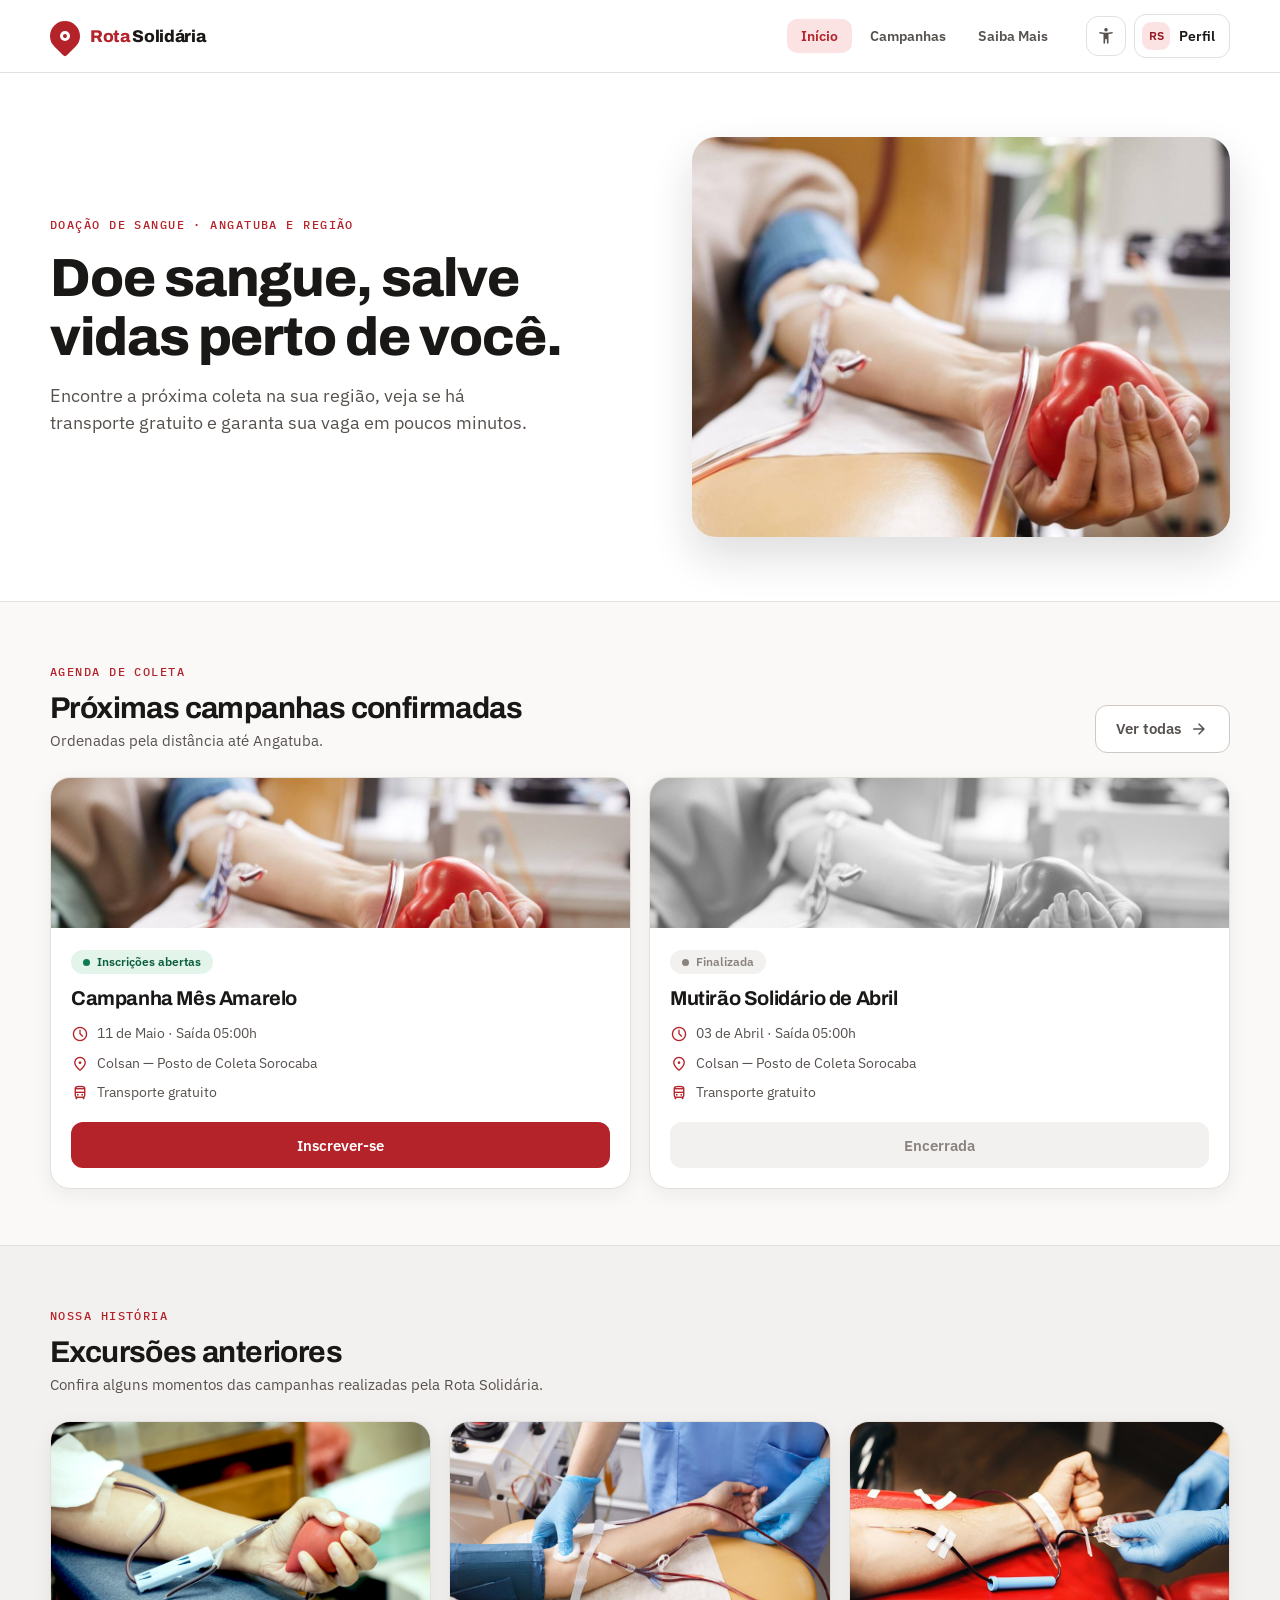
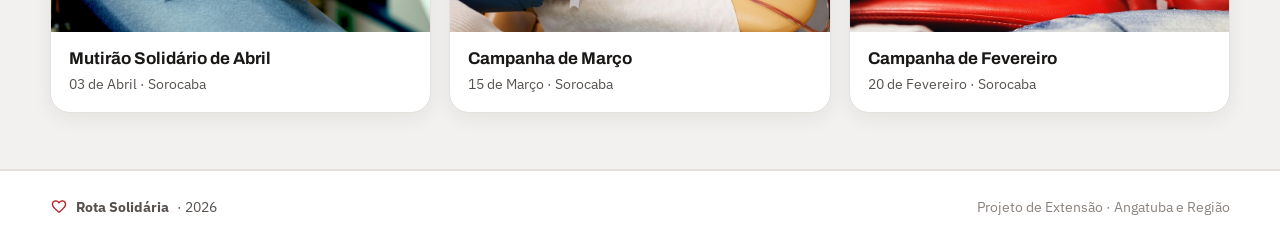
<file: index.html>
<!doctype html>
<html lang="pt-BR">

<head>
  <meta charset="utf-8">
  <meta name="viewport" content="width=device-width,initial-scale=1">
  <title>Rota Solidária</title>
  <link rel="icon" href="assets/favicon.ico">
  <link rel="preconnect" href="https://fonts.googleapis.com">
  <link rel="preconnect" href="https://fonts.gstatic.com" crossorigin>
  <link href="https://fonts.googleapis.com/css2?family=Archivo:wght@700;800&family=IBM+Plex+Mono:wght@500&family=IBM+Plex+Sans:wght@400;500;600;700&display=swap" rel="stylesheet">
  <link href="https://fonts.googleapis.com/css2?family=Material+Symbols+Rounded:opsz,wght,FILL,GRAD@24,400,0,0" rel="stylesheet">
  <link rel="stylesheet" href="css/index.css">
</head>

<body>
  <header class="site-header">
    <div class="container header-inner">
      <a class="logo" href="index.html">
        <span class="logo-mark"><span class="logo-dot"></span></span>
        <span class="logo-text"><span class="brand">Rota</span> Solidária</span>
      </a>
      <nav class="nav">
        <a class="active" href="index.html">Início</a>
        <a href="campanhas.html">Campanhas</a>
        <a href="educativo.html">Saiba Mais</a>
      </nav>
      <div class="header-actions">
        <a class="icon-btn" href="#acessibilidade" aria-label="Acessibilidade"><span class="icon">accessibility_new</span></a>
        <a class="profile-chip" href="login.html"><span class="avatar">RS</span>Perfil</a>
      </div>
    </div>
    <div class="mobile-nav container">
      <a href="index.html">Início</a>
      <a href="campanhas.html">Campanhas</a>
      <a href="educativo.html">Saiba Mais</a>
      <a href="login.html">Perfil</a>
    </div>
  </header>

  <main>
    <section class="hero">
      <div class="container hero-grid">
        <div>
          <span class="kicker">Doação de sangue · Angatuba e região</span>
          <h1>Doe sangue, salve vidas perto de você.</h1>
          <p>Encontre a próxima coleta na sua região, veja se há transporte gratuito e garanta sua vaga em poucos minutos.</p>
        </div>

        <div class="hero-image">
          <img src="assets/doacaodesangue.jpeg" alt="Pessoa realizando doação de sangue">

          </div>
        </div>
      </div>
    </section>

    <section class="section">
      <div class="container">
        <div class="section-head">
          <div>
            <span class="kicker">Agenda de coleta</span>
            <h2>Próximas campanhas confirmadas</h2>
            <p>Ordenadas pela distância até Angatuba.</p>
          </div>
          <a class="btn btn-secondary" href="campanhas.html">Ver todas<span class="icon">arrow_forward</span></a>
        </div>

        <div class="grid">
          <a class="card" href="detalhes-campanha.html">
            <div class="card-img"><img src="assets/doacaodesangue.jpeg" alt=""></div>
            <div class="card-body">
              <span class="badge badge-open"><span class="dot"></span>Inscrições abertas</span>
              <h3>Campanha Mês Amarelo</h3>
              <div class="meta">
                <span><span class="icon">schedule</span>11 de Maio · Saída 05:00h</span>
                <span><span class="icon">place</span>Colsan — Posto de Coleta Sorocaba</span>
                <span><span class="icon">directions_bus</span>Transporte gratuito</span>
              </div>
              <span class="card-cta cta-primary">Inscrever-se</span>
            </div>
          </a>
          <div class="card is-closed">
            <div class="card-img"><img src="assets/doacaodesangue.jpeg" alt=""></div>
            <div class="card-body">
              <span class="badge badge-closed"><span class="dot"></span>Finalizada</span>
              <h3>Mutirão Solidário de Abril</h3>
              <div class="meta">
                <span><span class="icon">schedule</span>03 de Abril · Saída 05:00h</span>
                <span><span class="icon">place</span>Colsan — Posto de Coleta Sorocaba</span>
                <span><span class="icon">directions_bus</span>Transporte gratuito</span>
              </div>
              <span class="card-cta cta-disabled">Encerrada</span>
            </div>
          </div>
        </div>
      </div>
    </section>
    <section class="section past-section">
      <div class="container">
        <div class="section-head">
          <div>
            <span class="kicker">Nossa história</span>
            <h2>Excursões anteriores</h2>
            <p>Confira alguns momentos das campanhas realizadas pela Rota Solidária.</p>
          </div>
        </div>

        <div class="past-grid">
          <div class="past-card">
            <img src="assets/excursoes/foto-01.jpeg" alt="Participantes da excursão para doação de sangue">
            <div class="past-info">
              <strong>Mutirão Solidário de Abril</strong>
              <span>03 de Abril · Sorocaba</span>
            </div>
          </div>

          <div class="past-card">
            <img src="assets/excursoes/foto-02.jpg" alt="Grupo reunido durante uma campanha de doação">
            <div class="past-info">
              <strong>Campanha de Março</strong>
              <span>15 de Março · Sorocaba</span>
            </div>
          </div>

          <div class="past-card">
            <img src="assets/excursoes/foto-03.jpg" alt="Participantes durante uma excursão">
            <div class="past-info">
              <strong>Campanha de Fevereiro</strong>
              <span>20 de Fevereiro · Sorocaba</span>
            </div>
          </div>
        </div>
      </div>
    </section>
  </main>

  <footer class="site-footer">
    <div class="container footer-inner">
      <span class="footer-brand"><span class="icon">favorite</span><strong>Rota Solidária</strong> · 2026</span>
      <span>Projeto de Extensão · Angatuba e Região</span>
    </div>
  </footer>
</body>

</html>
</file>
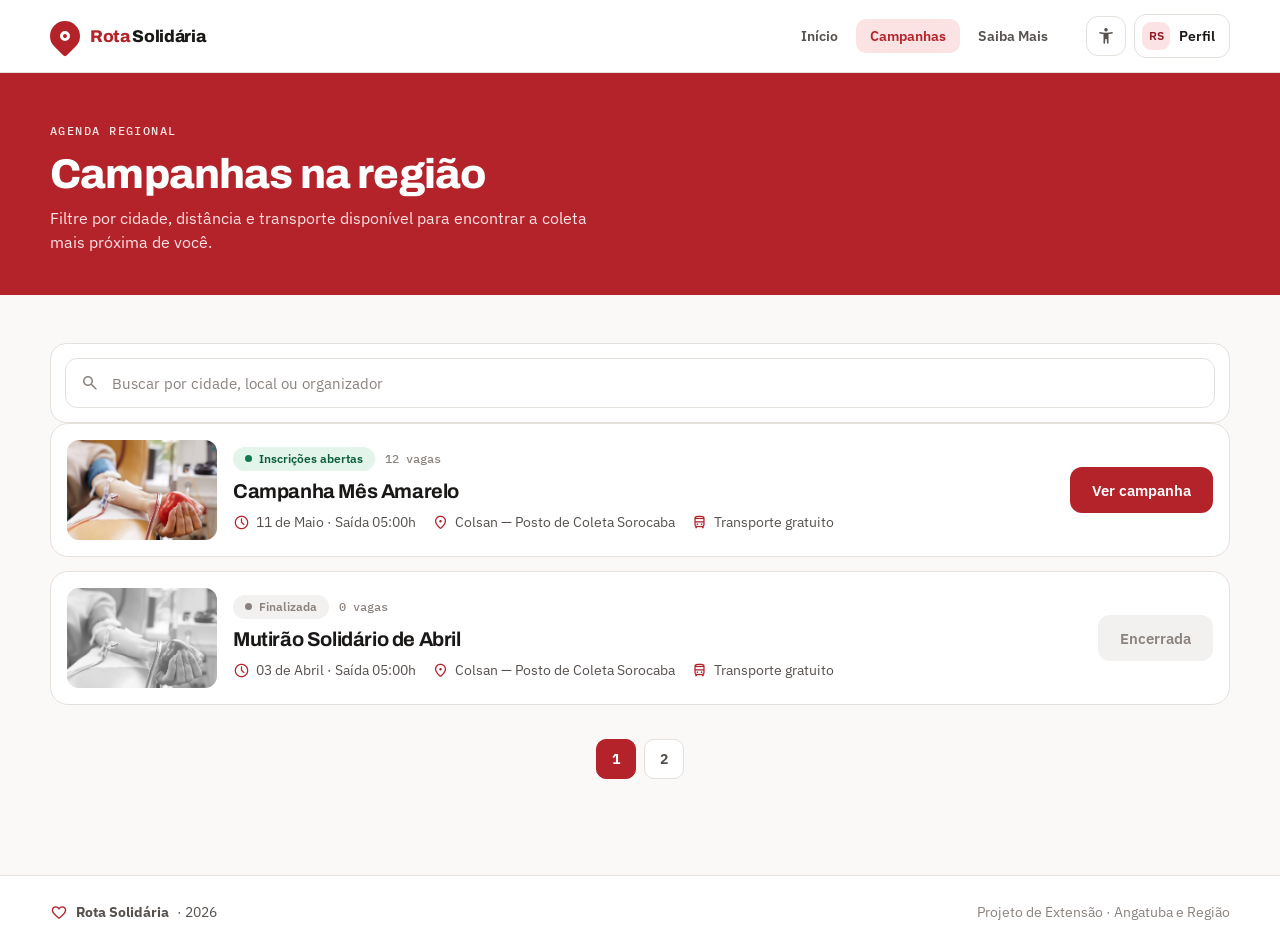
<file: campanhas.html>
<!doctype html>
<html lang="pt-BR">

<head>
  <meta charset="utf-8">
  <meta name="viewport" content="width=device-width,initial-scale=1">
  <title>Campanhas Ativas</title>
  <link rel="icon" href="assets/favicon.ico">
  <link rel="preconnect" href="https://fonts.googleapis.com">
  <link rel="preconnect" href="https://fonts.gstatic.com" crossorigin>
  <link href="https://fonts.googleapis.com/css2?family=Archivo:wght@700;800&family=IBM+Plex+Mono:wght@500&family=IBM+Plex+Sans:wght@400;500;600;700&display=swap" rel="stylesheet">
  <link href="https://fonts.googleapis.com/css2?family=Material+Symbols+Rounded:opsz,wght,FILL,GRAD@24,400,0,0" rel="stylesheet">
  <link rel="stylesheet" href="css/campanhas.css">
</head>

<body>
  <header class="site-header">
    <div class="container header-inner">
      <a class="logo" href="index.html">
        <span class="logo-mark"><span class="logo-dot"></span></span>
        <span class="logo-text"><span class="brand">Rota</span> Solidária</span>
      </a>
      <nav class="nav">
        <a href="index.html">Início</a>
        <a class="active" href="campanhas.html">Campanhas</a>
        <a href="educativo.html">Saiba Mais</a>
      </nav>
      <div class="header-actions">
        <a class="icon-btn" href="#acessibilidade" aria-label="Acessibilidade"><span class="icon">accessibility_new</span></a>
        <a class="profile-chip" href="login.html"><span class="avatar">RS</span>Perfil</a>
      </div>
    </div>
    <div class="mobile-nav container">
      <a href="index.html">Início</a>
      <a href="campanhas.html">Campanhas</a>
      <a href="educativo.html">Saiba Mais</a>
      <a href="login.html">Perfil</a>
    </div>
  </header>

  <main>
    <section class="page-hero">
      <div class="container">
        <span class="kicker">Agenda regional</span>
        <h1>Campanhas na região</h1>
        <p>Filtre por cidade, distância e transporte disponível para encontrar a coleta mais próxima de você.</p>
      </div>
    </section>

    <div class="container section">
      <div class="filter-panel">
        <label class="search-field">
          <span class="icon">search</span>
          <input placeholder="Buscar por cidade, local ou organizador" aria-label="Buscar">
        </label>
      </div>

      <div class="list">
        <a class="list-row" href="detalhes-campanha.html">
          <img src="assets/doacaodesangue.jpeg" alt="">
          <div>
            <div class="row-top">
              <span class="badge badge-open"><span class="dot"></span>Inscrições abertas</span>
              <span class="row-vagas">12 vagas</span>
            </div>
            <h3>Campanha Mês Amarelo</h3>
            <div class="row-meta">
              <span><span class="icon">schedule</span>11 de Maio · Saída 05:00h</span>
              <span><span class="icon">place</span>Colsan — Posto de Coleta Sorocaba</span>
              <span><span class="icon">directions_bus</span>Transporte gratuito</span>
            </div>
          </div>
          <span class="row-cta cta-primary" style="background:var(--brand);color:#fff">Ver campanha</span>
        </a>

        <div class="list-row is-closed">
          <img src="assets/doacaodesangue.jpeg" alt="">
          <div>
            <div class="row-top">
              <span class="badge badge-closed"><span class="dot"></span>Finalizada</span>
              <span class="row-vagas">0 vagas</span>
            </div>
            <h3>Mutirão Solidário de Abril</h3>
            <div class="row-meta">
              <span><span class="icon">schedule</span>03 de Abril · Saída 05:00h</span>
              <span><span class="icon">place</span>Colsan — Posto de Coleta Sorocaba</span>
              <span><span class="icon">directions_bus</span>Transporte gratuito</span>
            </div>
          </div>
          <span class="row-cta" style="background:var(--surface2);color:var(--text3)">Encerrada</span>
        </div>
      </div>

      <div class="pagination">
        <span class="page-btn current">1</span>
        <span class="page-btn">2</span>
      </div>
    </div>
  </main>

  <footer class="site-footer">
    <div class="container footer-inner">
      <span class="footer-brand"><span class="icon">favorite</span><strong>Rota Solidária</strong> · 2026</span>
      <span>Projeto de Extensão · Angatuba e Região</span>
    </div>
  </footer>
</body>

</html>
</file>
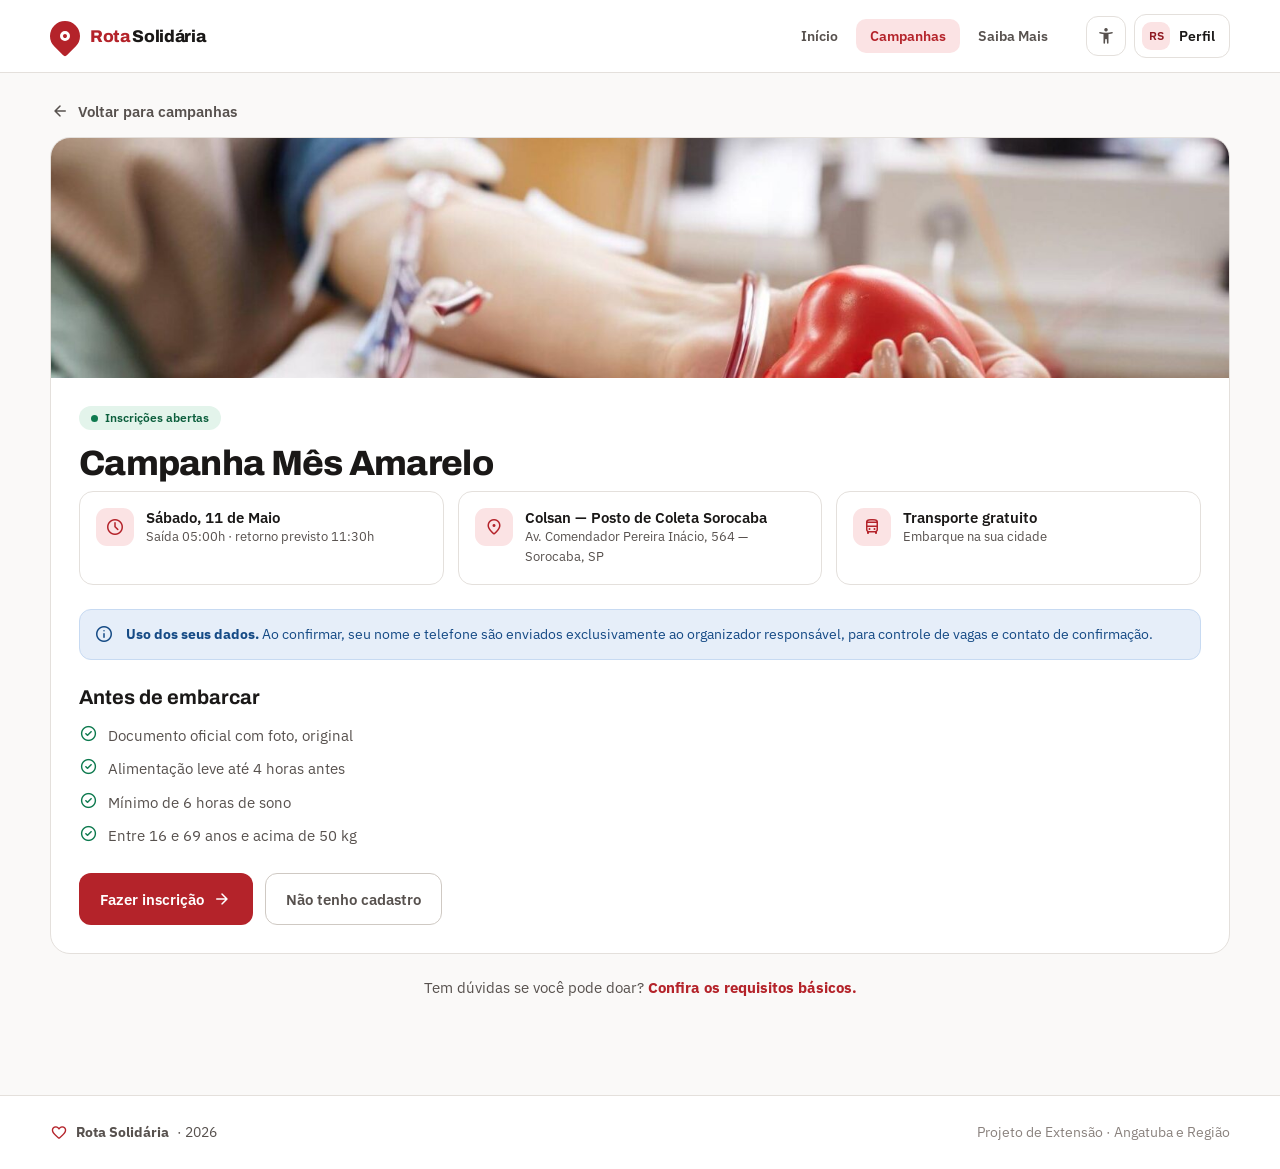
<file: detalhes-campanha.html>
<!doctype html>
<html lang="pt-BR">

<head>
  <meta charset="utf-8">
  <meta name="viewport" content="width=device-width,initial-scale=1">
  <title>Detalhes da Campanha</title>
  <link rel="icon" href="assets/favicon.ico">
  <link rel="preconnect" href="https://fonts.googleapis.com">
  <link rel="preconnect" href="https://fonts.gstatic.com" crossorigin>
  <link href="https://fonts.googleapis.com/css2?family=Archivo:wght@700;800&family=IBM+Plex+Mono:wght@500&family=IBM+Plex+Sans:wght@400;500;600;700&display=swap" rel="stylesheet">
  <link href="https://fonts.googleapis.com/css2?family=Material+Symbols+Rounded:opsz,wght,FILL,GRAD@24,400,0,0" rel="stylesheet">
  <link rel="stylesheet" href="css/detalhes-campanha.css">
</head>

<body>
  <header class="site-header">
    <div class="container header-inner">
      <a class="logo" href="index.html">
        <span class="logo-mark"><span class="logo-dot"></span></span>
        <span class="logo-text"><span class="brand">Rota</span> Solidária</span>
      </a>
      <nav class="nav">
        <a href="index.html">Início</a>
        <a class="active" href="campanhas.html">Campanhas</a>
        <a href="educativo.html">Saiba Mais</a>
      </nav>
      <div class="header-actions">
        <a class="icon-btn" href="#acessibilidade" aria-label="Acessibilidade"><span class="icon">accessibility_new</span></a>
        <a class="profile-chip" href="login.html"><span class="avatar">RS</span>Perfil</a>
      </div>
    </div>
    <div class="mobile-nav container">
      <a href="index.html">Início</a>
      <a href="campanhas.html">Campanhas</a>
      <a href="educativo.html">Saiba Mais</a>
      <a href="login.html">Perfil</a>
    </div>
  </header>

  <main>
    <div class="container section" style="padding-top:0">
      <a class="back-link" href="campanhas.html"><span class="icon">arrow_back</span>Voltar para campanhas</a>

      <div class="detail-card">
        <div class="detail-img"><img src="assets/doacaodesangue.jpeg" alt="Coleta de sangue"></div>
        <div class="detail-body">
          <div class="detail-top">
            <span class="badge badge-open"><span class="dot"></span>Inscrições abertas</span>
          </div>
          <h1>Campanha Mês Amarelo</h1>

          <div class="info-grid">
            <div class="info-box">
              <span class="icon-box"><span class="icon">schedule</span></span>
              <div>
                <div class="info-title">Sábado, 11 de Maio</div>
                <div class="info-sub">Saída 05:00h · retorno previsto 11:30h</div>
              </div>
            </div>
            <div class="info-box">
              <span class="icon-box"><span class="icon">place</span></span>
              <div>
                <div class="info-title">Colsan — Posto de Coleta Sorocaba</div>
                <div class="info-sub">Av. Comendador Pereira Inácio, 564 — Sorocaba, SP</div>
              </div>
            </div>
            <div class="info-box">
              <span class="icon-box"><span class="icon">directions_bus</span></span>
              <div>
                <div class="info-title">Transporte gratuito</div>
                <div class="info-sub">Embarque na sua cidade</div>
              </div>
            </div>
          </div>

          <div class="notice-box">
            <span class="icon">info</span>
            <p><strong>Uso dos seus dados.</strong> Ao confirmar, seu nome e telefone são enviados exclusivamente ao organizador responsável, para controle de vagas e contato de confirmação.</p>
          </div>

          <div class="checklist-title">Antes de embarcar</div>
          <ul class="checklist">
            <li><span class="icon">check_circle</span>Documento oficial com foto, original</li>
            <li><span class="icon">check_circle</span>Alimentação leve até 4 horas antes</li>
            <li><span class="icon">check_circle</span>Mínimo de 6 horas de sono</li>
            <li><span class="icon">check_circle</span>Entre 16 e 69 anos e acima de 50 kg</li>
          </ul>

          <div class="detail-actions">
            <a class="btn btn-primary btn-lg" href="inscrever-campanha.html">Fazer inscrição<span class="icon">arrow_forward</span></a>
            <a class="btn btn-secondary btn-lg" href="login.html">Não tenho cadastro</a>
          </div>
        </div>
      </div>

      <p class="more-link">Tem dúvidas se você pode doar? <a href="educativo.html">Confira os requisitos básicos.</a></p>
    </div>
  </main>

  <footer class="site-footer">
    <div class="container footer-inner">
      <span class="footer-brand"><span class="icon">favorite</span><strong>Rota Solidária</strong> · 2026</span>
      <span>Projeto de Extensão · Angatuba e Região</span>
    </div>
  </footer>
</body>

</html>
</file>
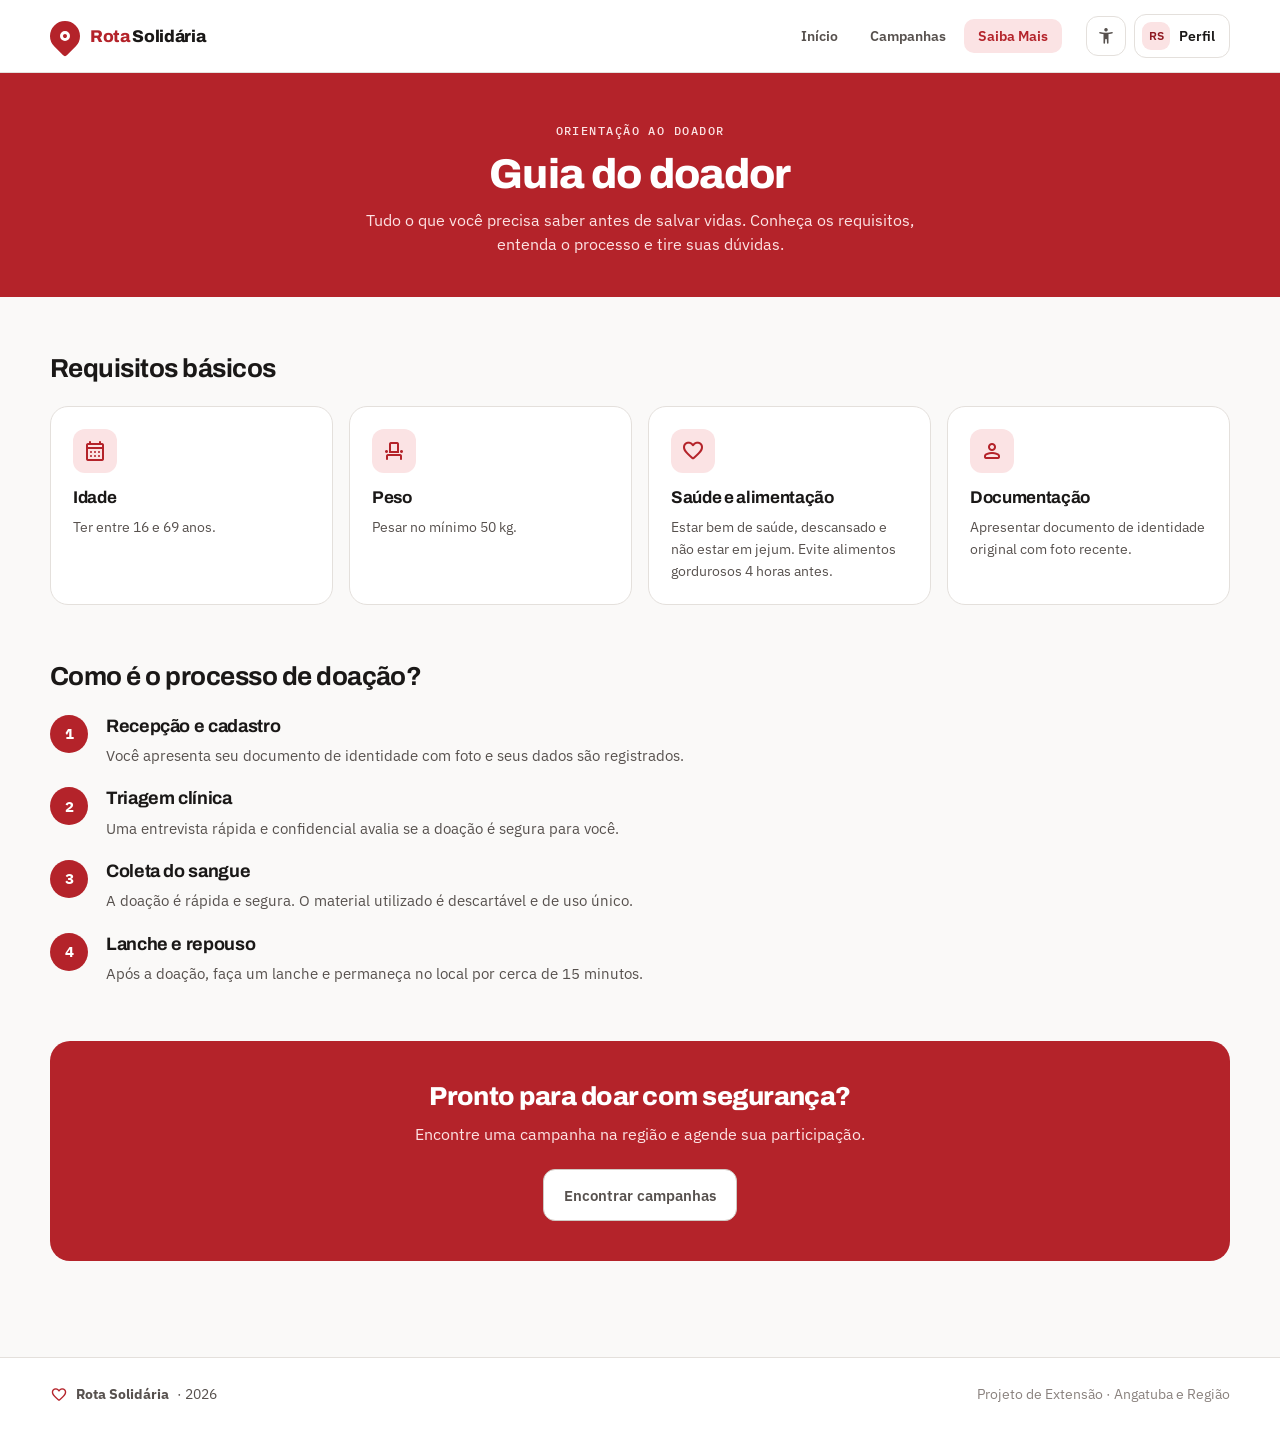
<file: educativo.html>
<!doctype html>
<html lang="pt-BR">

<head>
  <meta charset="utf-8">
  <meta name="viewport" content="width=device-width,initial-scale=1">
  <title>Guia do Doador</title>
  <link rel="icon" href="assets/favicon.ico">
  <link rel="preconnect" href="https://fonts.googleapis.com">
  <link rel="preconnect" href="https://fonts.gstatic.com" crossorigin>
  <link href="https://fonts.googleapis.com/css2?family=Archivo:wght@700;800&family=IBM+Plex+Mono:wght@500&family=IBM+Plex+Sans:wght@400;500;600;700&display=swap" rel="stylesheet">
  <link href="https://fonts.googleapis.com/css2?family=Material+Symbols+Rounded:opsz,wght,FILL,GRAD@24,400,0,0" rel="stylesheet">
  <link rel="stylesheet" href="css/educativo.css">
</head>

<body>
  <header class="site-header">
    <div class="container header-inner">
      <a class="logo" href="index.html">
        <span class="logo-mark"><span class="logo-dot"></span></span>
        <span class="logo-text"><span class="brand">Rota</span> Solidária</span>
      </a>
      <nav class="nav">
        <a href="index.html">Início</a>
        <a href="campanhas.html">Campanhas</a>
        <a class="active" href="educativo.html">Saiba Mais</a>
      </nav>
      <div class="header-actions">
        <a class="icon-btn" href="#acessibilidade" aria-label="Acessibilidade"><span class="icon">accessibility_new</span></a>
        <a class="profile-chip" href="login.html"><span class="avatar">RS</span>Perfil</a>
      </div>
    </div>
    <div class="mobile-nav container">
      <a href="index.html">Início</a>
      <a href="campanhas.html">Campanhas</a>
      <a href="educativo.html">Saiba Mais</a>
      <a href="login.html">Perfil</a>
    </div>
  </header>

  <main>
    <section class="page-hero">
      <div class="container">
        <span class="kicker">Orientação ao doador</span>
        <h1>Guia do doador</h1>
        <p>Tudo o que você precisa saber antes de salvar vidas. Conheça os requisitos, entenda o processo e tire suas dúvidas.</p>
      </div>
    </section>

    <div class="container section">
      <section>
        <h2>Requisitos básicos</h2>
        <div class="req-grid">
          <div class="req-card">
            <span class="icon-box"><span class="icon">calendar_month</span></span>
            <h3>Idade</h3>
            <p>Ter entre 16 e 69 anos.</p>
          </div>
          <div class="req-card">
            <span class="icon-box"><span class="icon">event_seat</span></span>
            <h3>Peso</h3>
            <p>Pesar no mínimo 50 kg.</p>
          </div>
          <div class="req-card">
            <span class="icon-box"><span class="icon">favorite</span></span>
            <h3>Saúde e alimentação</h3>
            <p>Estar bem de saúde, descansado e não estar em jejum. Evite alimentos gordurosos 4 horas antes.</p>
          </div>
          <div class="req-card">
            <span class="icon-box"><span class="icon">person</span></span>
            <h3>Documentação</h3>
            <p>Apresentar documento de identidade original com foto recente.</p>
          </div>
        </div>
      </section>

      <section class="section">
        <h2>Como é o processo de doação?</h2>
        <div class="steps">
          <div class="step">
            <div class="step-num">1</div>
            <div>
              <h3>Recepção e cadastro</h3>
              <p>Você apresenta seu documento de identidade com foto e seus dados são registrados.</p>
            </div>
          </div>
          <div class="step">
            <div class="step-num">2</div>
            <div>
              <h3>Triagem clínica</h3>
              <p>Uma entrevista rápida e confidencial avalia se a doação é segura para você.</p>
            </div>
          </div>
          <div class="step">
            <div class="step-num">3</div>
            <div>
              <h3>Coleta do sangue</h3>
              <p>A doação é rápida e segura. O material utilizado é descartável e de uso único.</p>
            </div>
          </div>
          <div class="step">
            <div class="step-num">4</div>
            <div>
              <h3>Lanche e repouso</h3>
              <p>Após a doação, faça um lanche e permaneça no local por cerca de 15 minutos.</p>
            </div>
          </div>
        </div>
      </section>

      <div class="cta-panel">
        <h2>Pronto para doar com segurança?</h2>
        <p>Encontre uma campanha na região e agende sua participação.</p>
        <a class="btn btn-secondary btn-lg" href="campanhas.html">Encontrar campanhas</a>
      </div>
    </div>
  </main>

  <footer class="site-footer">
    <div class="container footer-inner">
      <span class="footer-brand"><span class="icon">favorite</span><strong>Rota Solidária</strong> · 2026</span>
      <span>Projeto de Extensão · Angatuba e Região</span>
    </div>
  </footer>
</body>

</html>
</file>
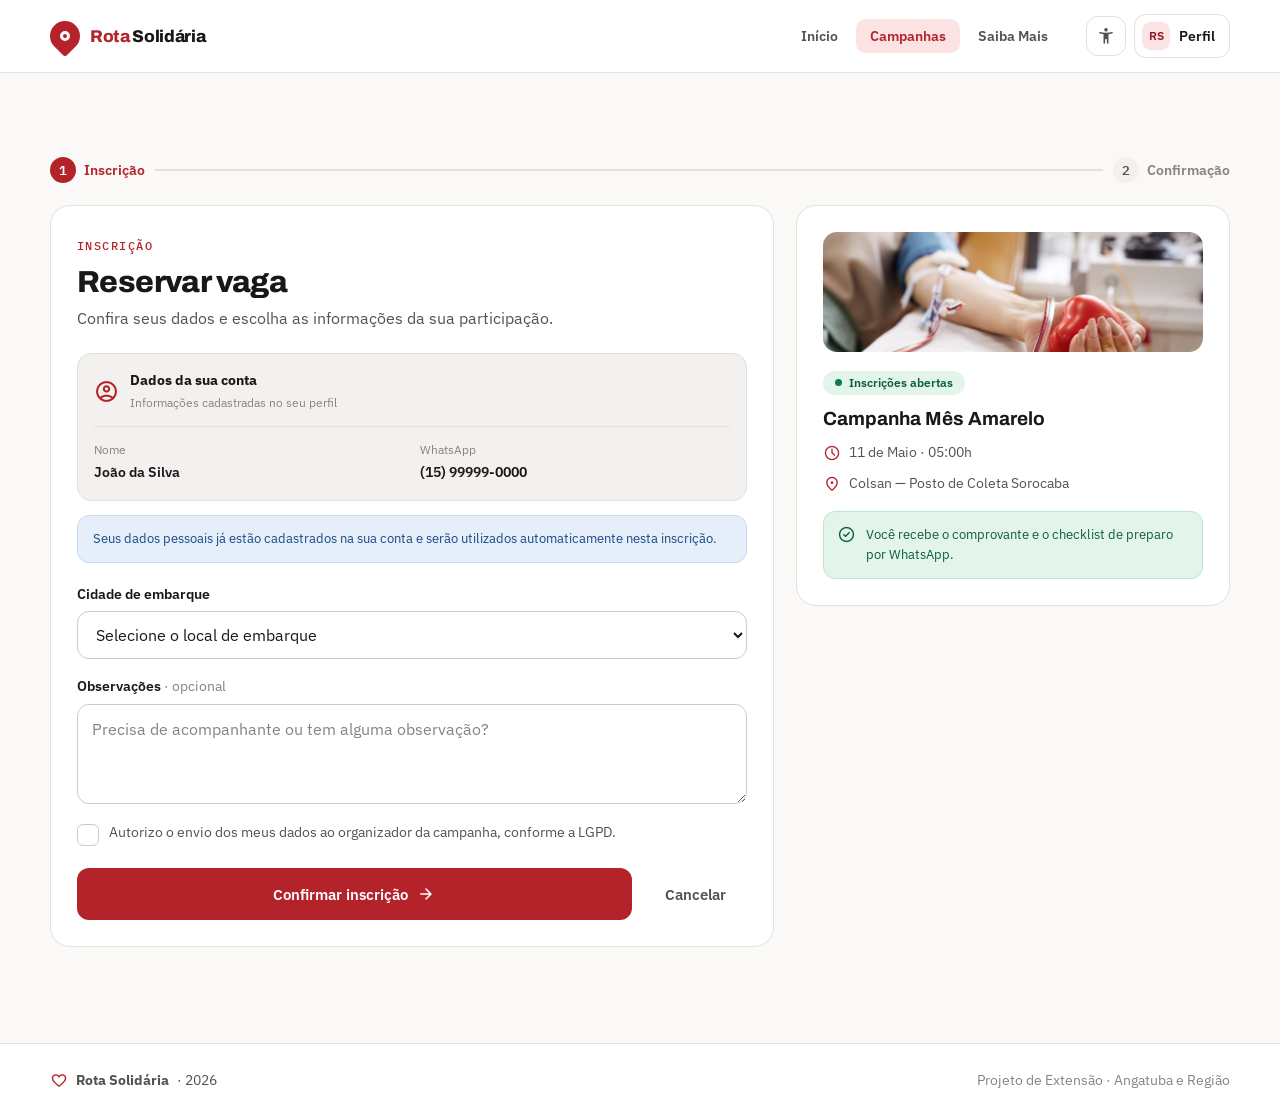
<file: inscrever-campanha.html>
<!doctype html>
<html lang="pt-BR">

<head>
  <meta charset="utf-8">
  <meta name="viewport" content="width=device-width, initial-scale=1">
  <title>Inscrição em Campanha</title>
  <link rel="icon" href="assets/favicon.ico">
  <link rel="preconnect" href="https://fonts.googleapis.com">
  <link rel="preconnect" href="https://fonts.gstatic.com" crossorigin>
  <link href="https://fonts.googleapis.com/css2?family=Archivo:wght@700;800&family=IBM+Plex+Mono:wght@500&family=IBM+Plex+Sans:wght@400;500;600;700&display=swap" rel="stylesheet">
  <link href="https://fonts.googleapis.com/css2?family=Material+Symbols+Rounded:opsz,wght,FILL,GRAD@24,400,0,0" rel="stylesheet">
  <link rel="stylesheet" href="css/inscrever-campanha.css">
</head>

<body>

  <header class="site-header">
    <div class="container header-inner">

      <a class="logo" href="index.html">
        <span class="logo-mark">
          <span class="logo-dot"></span>
        </span>

        <span class="logo-text">
          <span class="brand">Rota</span> Solidária
        </span>
      </a>

      <nav class="nav">
        <a href="index.html">Início</a>
        <a class="active" href="campanhas.html">Campanhas</a>
        <a href="educativo.html">Saiba Mais</a>
      </nav>

      <div class="header-actions">
        <a class="icon-btn" href="#acessibilidade" aria-label="Acessibilidade">
          <span class="icon">accessibility_new</span>
        </a>

        <a class="profile-chip" href="login.html">
          <span class="avatar">RS</span>
          Perfil
        </a>
      </div>
    </div>

    <div class="mobile-nav container">
      <a href="index.html">Início</a>
      <a href="campanhas.html">Campanhas</a>
      <a href="educativo.html">Saiba Mais</a>
      <a href="login.html">Perfil</a>
    </div>
  </header>


  <main>
    <div class="container section">

      <!-- Etapas -->
      <div class="step-track">
        <span class="step-pill">
          <span class="step-dot">1</span>
          Inscrição
        </span>

        <span class="step-line"></span>

        <span class="step-pill step-inactive">
          <span class="step-dot">2</span>
          Confirmação
        </span>
      </div>


      <div class="form-layout">

        <div class="form-panel">

          <span class="kicker">Inscrição</span>

          <h1>Reservar vaga</h1>

          <p>
            Confira seus dados e escolha as informações da sua participação.
          </p>


          <!-- Dados da conta -->
          <div class="account-box">

            <div class="account-header">
              <span class="icon">account_circle</span>

              <div>
                <strong>Dados da sua conta</strong>
                <span>Informações cadastradas no seu perfil</span>
              </div>
            </div>

            <div class="account-data">

              <div class="account-field">
                <span class="account-label">Nome</span>
                <strong>João da Silva</strong>
              </div>

              <div class="account-field">
                <span class="account-label">WhatsApp</span>
                <strong>(15) 99999-0000</strong>
              </div>

            </div>

          </div>


          <div class="notice-box">
            Seus dados pessoais já estão cadastrados na sua conta e serão utilizados automaticamente nesta inscrição.
          </div>


          <form action="sucesso.html">

            <div class="form-grid">

              <!-- Cidade -->
              <div class="field full">

                <label for="rs-emb">
                  Cidade de embarque
                </label>

                <select id="rs-emb" name="embarque" required>
                  <option value="">Selecione o local de embarque</option>
                  <option>Angatuba — Praça Matriz</option>
                  <option>Angatuba — Rodoviária</option>
                  <option>Guareí — Centro</option>
                  <option>Vou por conta própria</option>
                </select>

              </div>


              <!-- Observações -->
              <div class="field full">

                <label for="rs-obs">
                  Observações
                  <span class="hint">· opcional</span>
                </label>

                <textarea
                  id="rs-obs"
                  name="obs"
                  rows="3"
                  placeholder="Precisa de acompanhante ou tem alguma observação?"
                ></textarea>

              </div>


              <!-- LGPD -->
              <div class="lgpd-row">

                <span class="lgpd-box">
                  <input
                    type="checkbox"
                    name="lgpd"
                    required
                    aria-label="Aceitar o compartilhamento de dados"
                  >
                </span>

                <span class="lgpd-text">
                  Autorizo o envio dos meus dados ao organizador da campanha, conforme a LGPD.
                </span>

              </div>


              <!-- Ações -->
              <div class="form-actions">

                <button
                  class="btn btn-primary btn-lg"
                  type="submit"
                >
                  Confirmar inscrição
                  <span class="icon">arrow_forward</span>
                </button>

                <a
                  class="btn btn-ghost btn-lg"
                  href="detalhes-campanha.html"
                >
                  Cancelar
                </a>

              </div>

            </div>

          </form>

        </div>


        <!-- Resumo da campanha -->
        <aside class="panel summary-card">

          <img
            src="assets/doacaodesangue.jpeg"
            alt="Doação de sangue"
          >

          <span class="badge badge-open">
            <span class="dot"></span>
            Inscrições abertas
          </span>

          <div class="summary-title">
            Campanha Mês Amarelo
          </div>

          <div class="summary-info">

            <span>
              <span class="icon">schedule</span>
              11 de Maio · 05:00h
            </span>

            <span>
              <span class="icon">place</span>
              Colsan — Posto de Coleta Sorocaba
            </span>

          </div>

          <div class="summary-note">

            <span class="icon">check_circle</span>

            <p>
              Você recebe o comprovante e o checklist de preparo por WhatsApp.
            </p>

          </div>

        </aside>

      </div>
    </div>
  </main>


  <footer class="site-footer">

    <div class="container footer-inner">

      <span class="footer-brand">
        <span class="icon">favorite</span>
        <strong>Rota Solidária</strong> · 2026
      </span>

      <span>
        Projeto de Extensão · Angatuba e Região
      </span>

    </div>

  </footer>

</body>
</html>
</file>
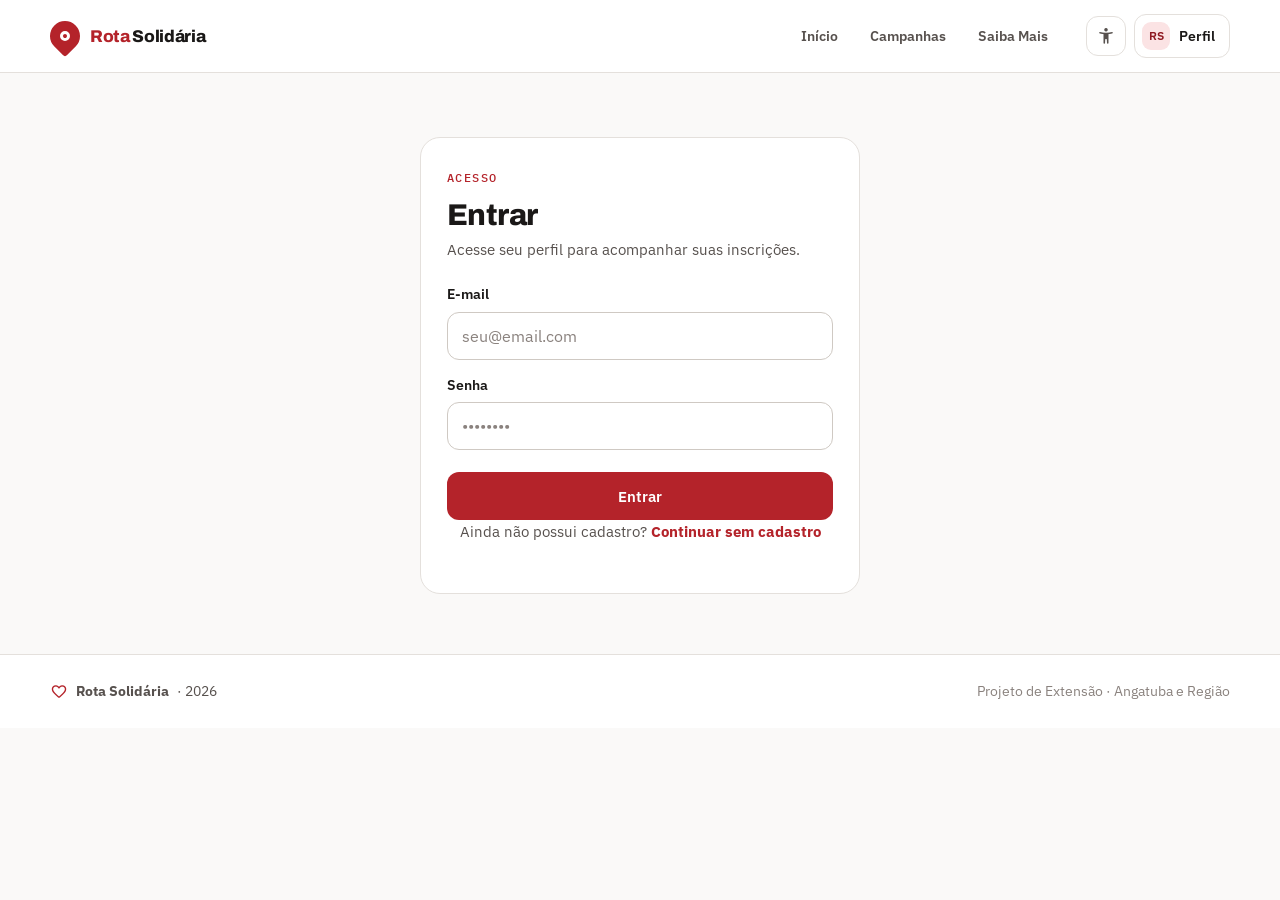
<file: login.html>
<!doctype html>
<html lang="pt-BR">

<head>
  <meta charset="utf-8">
  <meta name="viewport" content="width=device-width,initial-scale=1">
  <title>Login - Rota Solidária</title>
  <link rel="icon" href="assets/favicon.ico">
  <link rel="preconnect" href="https://fonts.googleapis.com">
  <link rel="preconnect" href="https://fonts.gstatic.com" crossorigin>
  <link href="https://fonts.googleapis.com/css2?family=Archivo:wght@700;800&family=IBM+Plex+Mono:wght@500&family=IBM+Plex+Sans:wght@400;500;600;700&display=swap" rel="stylesheet">
  <link href="https://fonts.googleapis.com/css2?family=Material+Symbols+Rounded:opsz,wght,FILL,GRAD@24,400,0,0" rel="stylesheet">
  <link rel="stylesheet" href="css/login.css">
</head>

<body>
  <header class="site-header">
    <div class="container header-inner">
      <a class="logo" href="index.html">
        <span class="logo-mark"><span class="logo-dot"></span></span>
        <span class="logo-text"><span class="brand">Rota</span> Solidária</span>
      </a>
      <nav class="nav">
        <a href="index.html">Início</a>
        <a href="campanhas.html">Campanhas</a>
        <a href="educativo.html">Saiba Mais</a>
      </nav>
      <div class="header-actions">
        <a class="icon-btn" href="#acessibilidade" aria-label="Acessibilidade"><span class="icon">accessibility_new</span></a>
        <a class="profile-chip" href="login.html"><span class="avatar">RS</span>Perfil</a>
      </div>
    </div>
    <div class="mobile-nav container">
      <a href="index.html">Início</a>
      <a href="campanhas.html">Campanhas</a>
      <a href="educativo.html">Saiba Mais</a>
      <a href="login.html">Perfil</a>
    </div>
  </header>

  <main class="container">
    <div class="login-wrap">
      <div class="panel login-panel">
        <span class="kicker">Acesso</span>
        <h1>Entrar</h1>
        <p>Acesse seu perfil para acompanhar suas inscrições.</p>
        <form action="campanhas.html">
          <div class="field">
            <label for="rs-email">E-mail</label>
            <input id="rs-email" type="email" required placeholder="seu@email.com">
          </div>
          <div class="field">
            <label for="rs-senha">Senha</label>
            <input id="rs-senha" type="password" required placeholder="••••••••">
          </div>
          <button class="btn btn-primary" type="submit">Entrar</button>
        </form>
        <p class="login-foot">Ainda não possui cadastro? <a href="inscrever-campanha.html">Continuar sem cadastro</a></p>
      </div>
    </div>
  </main>

  <footer class="site-footer">
    <div class="container footer-inner">
      <span class="footer-brand"><span class="icon">favorite</span><strong>Rota Solidária</strong> · 2026</span>
      <span>Projeto de Extensão · Angatuba e Região</span>
    </div>
  </footer>
</body>

</html>
</file>
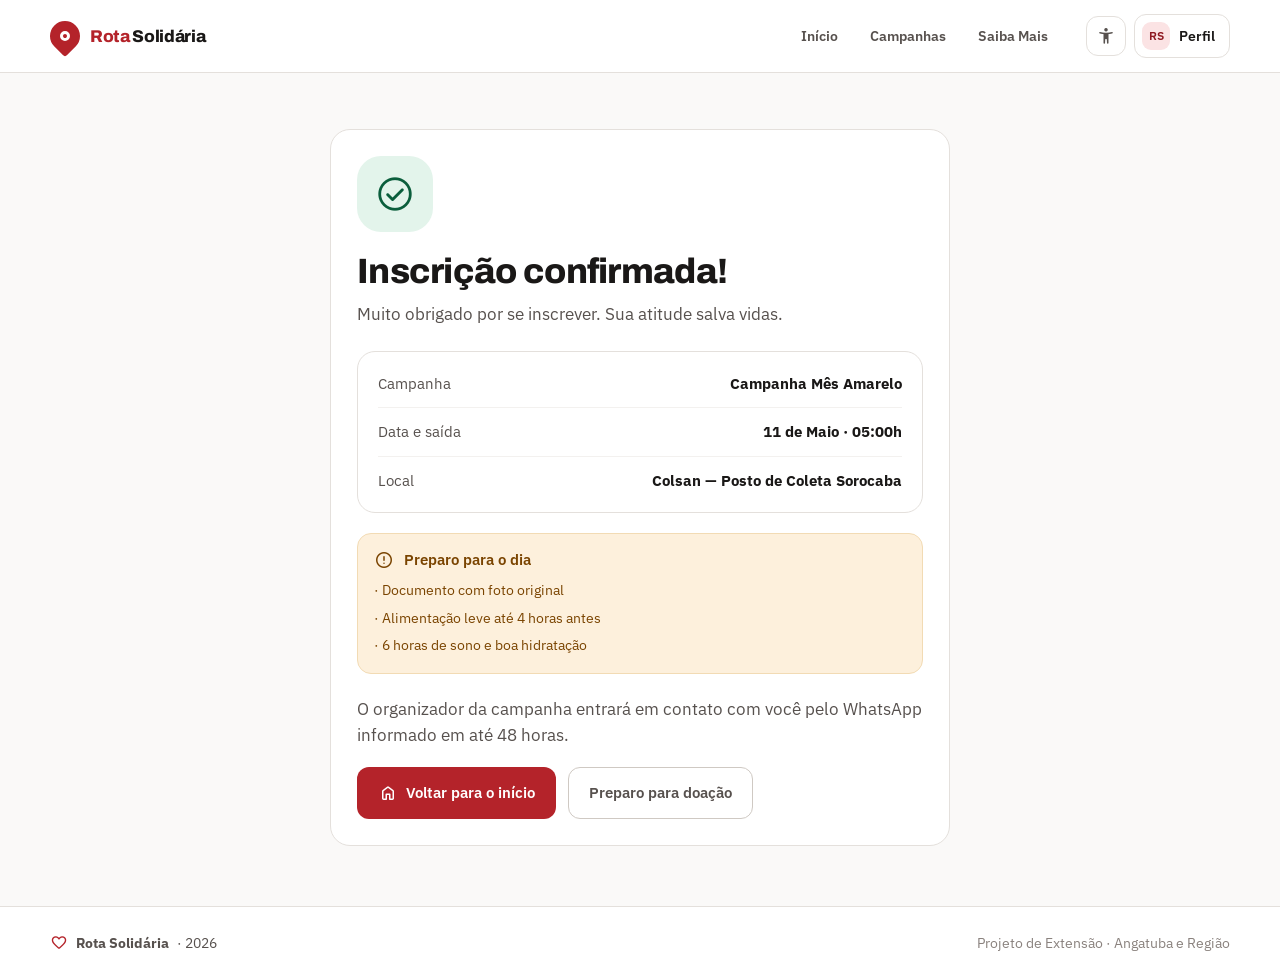
<file: sucesso.html>
<!doctype html>
<html lang="pt-BR">

<head>
  <meta charset="utf-8">
  <meta name="viewport" content="width=device-width,initial-scale=1">
  <title>Inscrição Confirmada</title>
  <link rel="icon" href="assets/favicon.ico">
  <link rel="preconnect" href="https://fonts.googleapis.com">
  <link rel="preconnect" href="https://fonts.gstatic.com" crossorigin>
  <link href="https://fonts.googleapis.com/css2?family=Archivo:wght@700;800&family=IBM+Plex+Mono:wght@500&family=IBM+Plex+Sans:wght@400;500;600;700&display=swap" rel="stylesheet">
  <link href="https://fonts.googleapis.com/css2?family=Material+Symbols+Rounded:opsz,wght,FILL,GRAD@24,400,0,0" rel="stylesheet">
  <link rel="stylesheet" href="css/sucesso.css">
</head>

<body>
  <header class="site-header">
    <div class="container header-inner">
      <a class="logo" href="index.html">
        <span class="logo-mark"><span class="logo-dot"></span></span>
        <span class="logo-text"><span class="brand">Rota</span> Solidária</span>
      </a>
      <nav class="nav">
        <a href="index.html">Início</a>
        <a href="campanhas.html">Campanhas</a>
        <a href="educativo.html">Saiba Mais</a>
      </nav>
      <div class="header-actions">
        <a class="icon-btn" href="#acessibilidade" aria-label="Acessibilidade"><span class="icon">accessibility_new</span></a>
        <a class="profile-chip" href="login.html"><span class="avatar">RS</span>Perfil</a>
      </div>
    </div>
    <div class="mobile-nav container">
      <a href="index.html">Início</a>
      <a href="campanhas.html">Campanhas</a>
      <a href="educativo.html">Saiba Mais</a>
      <a href="login.html">Perfil</a>
    </div>
  </header>

  <main class="container">
    <div class="success-wrap">
      <div class="panel success-panel">
        <span class="success-icon"><span class="icon">check_circle</span></span>
        <h1>Inscrição confirmada!</h1>
        <p>Muito obrigado por se inscrever. Sua atitude salva vidas.</p>

        <div class="summary-box">
          <div class="row"><span>Campanha</span><strong>Campanha Mês Amarelo</strong></div>
          <div class="divider"></div>
          <div class="row"><span>Data e saída</span><strong>11 de Maio · 05:00h</strong></div>
          <div class="divider"></div>
          <div class="row"><span>Local</span><strong>Colsan — Posto de Coleta Sorocaba</strong></div>
        </div>

        <div class="warn-box">
          <div class="warn-head"><span class="icon">error</span>Preparo para o dia</div>
          <ul>
            <li>· Documento com foto original</li>
            <li>· Alimentação leve até 4 horas antes</li>
            <li>· 6 horas de sono e boa hidratação</li>
          </ul>
        </div>

        <p style="color:var(--text2);margin:0 0 18px">O organizador da campanha entrará em contato com você pelo WhatsApp informado em até 48 horas.</p>

        <div class="success-actions">
          <a class="btn btn-primary btn-lg" href="index.html"><span class="icon">home</span>Voltar para o início</a>
          <a class="btn btn-secondary btn-lg" href="educativo.html">Preparo para doação</a>
        </div>
      </div>
    </div>
  </main>

  <footer class="site-footer">
    <div class="container footer-inner">
      <span class="footer-brand"><span class="icon">favorite</span><strong>Rota Solidária</strong> · 2026</span>
      <span>Projeto de Extensão · Angatuba e Região</span>
    </div>
  </footer>
</body>

</html>
</file>
<file: css/index.css>
:root{
  --bg:#FAF9F8; --surface:#FFFFFF; --surface2:#F3F1EF; --border:#E4E0DC; --border2:#CFC9C3;
  --text:#1A1817; --text2:#57514E; --text3:#8A827E;
  --brand:#B4232A; --brand-hover:#8F1821; --brand-soft:#FBE3E4; --brand-soft-text:#8F1821; --brand-soft-border:#F5C2C4;
  --ok-soft:#E3F4EB; --ok-text:#0B5E3C; --ok-border:#BFE5D1; --ok-dot:#0E7A4F;
  --warn-soft:#FDF0DC; --warn-text:#7A4400; --warn-border:#F2DBB4; --warn-dot:#A65C00;
  --info-soft:#E6EEF9; --info-text:#154A85; --info-border:#C7DAF2;
  --err-text:#8F1821;
  --radius-sm:10px; --radius-md:12px; --radius-lg:18px; --radius-xl:20px;
  --max:1180px;
}
*{box-sizing:border-box}
html{scroll-behavior:smooth}
body{margin:0;background:var(--bg);color:var(--text);font-family:'IBM Plex Sans',system-ui,sans-serif;line-height:1.55;-webkit-font-smoothing:antialiased}
h1,h2,h3{font-family:Archivo,sans-serif;letter-spacing:-.02em;margin:0}
a{color:inherit;text-decoration:none}
img{max-width:100%;display:block}
button{font:inherit;color:inherit;cursor:pointer;background:none}
input,select,textarea{font:inherit;color:inherit}
:focus-visible{outline:3px solid #B4232A59;outline-offset:2px}
::placeholder{color:var(--text3)}
.container{width:min(var(--max),calc(100% - 32px));margin:0 auto}
.icon{font-family:'Material Symbols Rounded';font-weight:400;font-style:normal;line-height:1;display:inline-block;user-select:none}

/* Header */
.site-header{position:sticky;top:0;z-index:20;background:var(--surface);border-bottom:1px solid var(--border)}
.header-inner{min-height:72px;display:flex;align-items:center;gap:24px}
.logo{display:flex;align-items:center;gap:10px}
.logo-mark{width:30px;height:30px;background:var(--brand);border-radius:50% 50% 50% 3px;transform:rotate(-45deg);display:grid;place-items:center;flex:none}
.logo-dot{width:10px;height:10px;border:3px solid var(--surface);border-radius:50%}
.logo-text{font:800 17px/1 Archivo,sans-serif;letter-spacing:-.02em;color:var(--text)}
.logo-text .brand{color:var(--brand)}
.nav{display:flex;gap:4px;margin-left:auto}
.nav a{font:600 14px/1 'IBM Plex Sans',sans-serif;color:var(--text2);padding:10px 14px;border-radius:10px}
.nav a:hover{color:var(--brand);background:var(--brand-soft)}
.nav a.active{color:var(--brand);background:var(--brand-soft)}
.header-actions{display:flex;align-items:center;gap:8px}
.icon-btn{width:40px;height:40px;border:1px solid var(--border);background:var(--surface);border-radius:12px;display:grid;place-items:center;color:var(--text2)}
.icon-btn .icon{font-size:20px}
.profile-chip{display:flex;align-items:center;gap:9px;border:1px solid var(--border);background:var(--surface);border-radius:12px;padding:7px 14px 7px 7px;font:600 14px/1 'IBM Plex Sans',sans-serif;color:var(--text)}
.avatar{width:28px;height:28px;border-radius:9px;background:var(--brand-soft);color:var(--brand-soft-text);display:grid;place-items:center;font:600 12px/1 'IBM Plex Sans',sans-serif}
.mobile-nav{display:none}

/* Botões */
.btn{display:inline-flex;align-items:center;justify-content:center;gap:8px;height:48px;padding:0 20px;border-radius:var(--radius-md);font:600 15px/1 'IBM Plex Sans',sans-serif;border:1px solid transparent;transition:background .15s ease,border-color .15s ease;cursor:pointer}
.btn .icon{font-size:20px}
.btn-primary{background:var(--brand);color:#fff}
.btn-primary:hover{background:var(--brand-hover)}
.btn-secondary{background:var(--surface);border-color:var(--border2);color:var(--text2)}
.btn-secondary:hover{border-color:var(--brand);color:var(--brand)}
.btn-ghost{background:transparent;border-color:transparent;color:var(--text2)}
.btn-ghost:hover{color:var(--brand)}
.btn-block{width:100%}
.btn-lg{height:52px}
.btn[disabled],.btn-disabled{background:var(--surface2);color:var(--text3);border-color:var(--border);cursor:default}

/* Badges de status */
.badge{display:inline-flex;align-items:center;gap:7px;border-radius:999px;padding:6px 12px;font:600 12px/1 'IBM Plex Sans',sans-serif}
.badge .dot{width:7px;height:7px;border-radius:50%}
.badge-open{background:var(--ok-soft);color:var(--ok-text)}
.badge-open .dot{background:var(--ok-dot)}
.badge-few{background:var(--warn-soft);color:var(--warn-text)}
.badge-few .dot{background:var(--warn-dot)}
.badge-closed{background:var(--surface2);color:var(--text3)}
.badge-closed .dot{background:var(--text3)}

/* Painéis, textos auxiliares */
.panel{background:var(--surface);border:1px solid var(--border);border-radius:var(--radius-xl);padding:26px}
.kicker{font:500 12px/1 'IBM Plex Mono',monospace;letter-spacing:.12em;text-transform:uppercase;color:var(--brand)}
.muted{color:var(--text2)}
.section{padding:56px 0}

/* Rodapé */
.site-footer{ border-top:1px solid var(--border);background:var(--surface);padding:26px 0;margin-top:0;}
.footer-inner{display:flex;justify-content:space-between;align-items:center;gap:16px;flex-wrap:wrap;font:400 14px/1.5 'IBM Plex Sans',sans-serif;color:var(--text3)}
.footer-brand{display:flex;align-items:center;gap:8px;color:var(--text2)}
.footer-brand .icon{font-size:18px;color:var(--brand)}

@media(max-width:900px){
  .nav{display:none}
  .header-actions .profile-chip{display:none}
  .mobile-nav{display:flex;flex-direction:column;padding:0 0 16px}
  .mobile-nav a{display:block;padding:11px 0;font:700 15px/1 'IBM Plex Sans',sans-serif;color:var(--text2)}
}
@media(max-width:620px){
  .header-inner{min-height:64px;gap:10px}
  .footer-inner{flex-direction:column;text-align:center}
}

/* =========== Estilos específicos desta página (index) =========== */

.hero{background:var(--surface);border-bottom:1px solid var(--border)}
.hero-grid{display:grid;grid-template-columns:1.05fr .95fr;gap:48px;align-items:center;padding:64px 0}
.hero h1{font:800 clamp(2.1rem,4.2vw,3.4rem)/1.08 Archivo,sans-serif;margin:14px 0 16px}
.hero p{font-size:18px;color:var(--text2);max-width:480px;margin:0 0 26px}
.search-field{flex:1;display:flex;align-items:center;gap:10px;background:var(--surface);border:1px solid var(--border);border-radius:12px;padding:0 14px;height:52px;min-width:0}
.search-field .icon{font-size:20px;color:var(--text3)}
.search-field input{flex:1;border:0;background:transparent;font:400 15px/1 'IBM Plex Sans',sans-serif;min-width:0;outline:none}
.stat-num{font:800 26px/1 Archivo,sans-serif;color:var(--brand)}
.stat-label{font-size:14px;color:var(--text2)}
.stat-divider{width:1px;background:var(--border)}
.hero-image{position:relative}
.hero-image img{border-radius:24px;height:400px;width:100%;object-fit:cover;box-shadow:0 20px 44px #1a181724}
.callout-title{font:600 14px/1.3 'IBM Plex Sans',sans-serif}
.callout-sub{font-size:13px;color:var(--text3)}

.section-head{display:flex;justify-content:space-between;align-items:end;gap:16px;margin-bottom:24px;flex-wrap:wrap}
.section-head h2{font:700 30px/1.15 Archivo,sans-serif;margin:8px 0 4px}
.section-head p{font-size:15px;color:var(--text2);margin:0}

.grid{display:grid;grid-template-columns:repeat(2,1fr);gap:18px}
.card{background:var(--surface);border:1px solid var(--border);border-radius:20px;overflow:hidden;box-shadow:0 6px 20px #1a181710;transition:transform .18s ease,box-shadow .18s ease}
.card:hover{transform:translateY(-3px);box-shadow:0 14px 30px #1a18171f}
.card-img{height:150px;overflow:hidden}
.card-img img{width:100%;height:100%;object-fit:cover}
.card.is-closed .card-img img{filter:grayscale(1) opacity(.7)}
.card-body{padding:20px}
.card h3{font:700 20px/1.25 Archivo,sans-serif;margin:12px 0 12px}
.card .meta{display:grid;gap:8px;font-size:14px;color:var(--text2);margin-bottom:18px}
.card .meta span{display:flex;gap:8px;align-items:center}
.card .meta .icon{font-size:18px;color:var(--brand)}
.card-cta{display:flex;align-items:center;justify-content:center;height:46px;border-radius:12px;font:600 15px/1 'IBM Plex Sans',sans-serif}
.cta-primary{background:var(--brand);color:#fff}
.cta-disabled{background:var(--surface2);color:var(--text3)}

.past-section{
  background:var(--surface2);
  border-top:1px solid var(--border);
  border-bottom:1px solid var(--border);
}

.past-grid{
  display:grid;
  grid-template-columns:repeat(3,1fr);
  gap:18px;
}

.past-card{
  background:var(--surface);
  border:1px solid var(--border);
  border-radius:20px;
  overflow:hidden;
  box-shadow:0 6px 20px #1a181710;
}

.past-card img{
  width:100%;
  height:210px;
  object-fit:cover;
}

.past-info{
  display:flex;
  flex-direction:column;
  gap:5px;
  padding:16px 18px;
}

.past-info strong{
  font:700 17px/1.25 Archivo,sans-serif;
}

.past-info span{
  font-size:14px;
  color:var(--text2);
}

@media(max-width:900px){
  .past-grid{
    grid-template-columns:1fr;
  }

  .past-card img{
    height:240px;
  }
}

@media(max-width:900px){.hero-grid{grid-template-columns:1fr;padding:44px 0}.grid{grid-template-columns:1fr}.hero-image img{height:280px}}
</file>
<file: css/campanhas.css>
:root{
  --bg:#FAF9F8; --surface:#FFFFFF; --surface2:#F3F1EF; --border:#E4E0DC; --border2:#CFC9C3;
  --text:#1A1817; --text2:#57514E; --text3:#8A827E;
  --brand:#B4232A; --brand-hover:#8F1821; --brand-soft:#FBE3E4; --brand-soft-text:#8F1821; --brand-soft-border:#F5C2C4;
  --ok-soft:#E3F4EB; --ok-text:#0B5E3C; --ok-border:#BFE5D1; --ok-dot:#0E7A4F;
  --warn-soft:#FDF0DC; --warn-text:#7A4400; --warn-border:#F2DBB4; --warn-dot:#A65C00;
  --info-soft:#E6EEF9; --info-text:#154A85; --info-border:#C7DAF2;
  --err-text:#8F1821;
  --radius-sm:10px; --radius-md:12px; --radius-lg:18px; --radius-xl:20px;
  --max:1180px;
}
*{box-sizing:border-box}
html{scroll-behavior:smooth}
body{margin:0;background:var(--bg);color:var(--text);font-family:'IBM Plex Sans',system-ui,sans-serif;line-height:1.55;-webkit-font-smoothing:antialiased}
h1,h2,h3{font-family:Archivo,sans-serif;letter-spacing:-.02em;margin:0}
a{color:inherit;text-decoration:none}
img{max-width:100%;display:block}
button{font:inherit;color:inherit;cursor:pointer;background:none}
input,select,textarea{font:inherit;color:inherit}
:focus-visible{outline:3px solid #B4232A59;outline-offset:2px}
::placeholder{color:var(--text3)}
.container{width:min(var(--max),calc(100% - 32px));margin:0 auto}
.icon{font-family:'Material Symbols Rounded';font-weight:400;font-style:normal;line-height:1;display:inline-block;user-select:none}

/* Header */
.site-header{position:sticky;top:0;z-index:20;background:var(--surface);border-bottom:1px solid var(--border)}
.header-inner{min-height:72px;display:flex;align-items:center;gap:24px}
.logo{display:flex;align-items:center;gap:10px}
.logo-mark{width:30px;height:30px;background:var(--brand);border-radius:50% 50% 50% 3px;transform:rotate(-45deg);display:grid;place-items:center;flex:none}
.logo-dot{width:10px;height:10px;border:3px solid var(--surface);border-radius:50%}
.logo-text{font:800 17px/1 Archivo,sans-serif;letter-spacing:-.02em;color:var(--text)}
.logo-text .brand{color:var(--brand)}
.nav{display:flex;gap:4px;margin-left:auto}
.nav a{font:600 14px/1 'IBM Plex Sans',sans-serif;color:var(--text2);padding:10px 14px;border-radius:10px}
.nav a:hover{color:var(--brand);background:var(--brand-soft)}
.nav a.active{color:var(--brand);background:var(--brand-soft)}
.header-actions{display:flex;align-items:center;gap:8px}
.icon-btn{width:40px;height:40px;border:1px solid var(--border);background:var(--surface);border-radius:12px;display:grid;place-items:center;color:var(--text2)}
.icon-btn .icon{font-size:20px}
.profile-chip{display:flex;align-items:center;gap:9px;border:1px solid var(--border);background:var(--surface);border-radius:12px;padding:7px 14px 7px 7px;font:600 14px/1 'IBM Plex Sans',sans-serif;color:var(--text)}
.avatar{width:28px;height:28px;border-radius:9px;background:var(--brand-soft);color:var(--brand-soft-text);display:grid;place-items:center;font:600 12px/1 'IBM Plex Sans',sans-serif}
.mobile-nav{display:none}

/* Botões */
.btn{display:inline-flex;align-items:center;justify-content:center;gap:8px;height:48px;padding:0 20px;border-radius:var(--radius-md);font:600 15px/1 'IBM Plex Sans',sans-serif;border:1px solid transparent;transition:background .15s ease,border-color .15s ease;cursor:pointer}
.btn .icon{font-size:20px}
.btn-primary{background:var(--brand);color:#fff}
.btn-primary:hover{background:var(--brand-hover)}
.btn-secondary{background:var(--surface);border-color:var(--border2);color:var(--text2)}
.btn-secondary:hover{border-color:var(--brand);color:var(--brand)}
.btn-ghost{background:transparent;border-color:transparent;color:var(--text2)}
.btn-ghost:hover{color:var(--brand)}
.btn-block{width:100%}
.btn-lg{height:52px}
.btn[disabled],.btn-disabled{background:var(--surface2);color:var(--text3);border-color:var(--border);cursor:default}

/* Badges de status */
.badge{display:inline-flex;align-items:center;gap:7px;border-radius:999px;padding:6px 12px;font:600 12px/1 'IBM Plex Sans',sans-serif}
.badge .dot{width:7px;height:7px;border-radius:50%}
.badge-open{background:var(--ok-soft);color:var(--ok-text)}
.badge-open .dot{background:var(--ok-dot)}
.badge-few{background:var(--warn-soft);color:var(--warn-text)}
.badge-few .dot{background:var(--warn-dot)}
.badge-closed{background:var(--surface2);color:var(--text3)}
.badge-closed .dot{background:var(--text3)}

/* Painéis, textos auxiliares */
.panel{background:var(--surface);border:1px solid var(--border);border-radius:var(--radius-xl);padding:26px}
.kicker{font:500 12px/1 'IBM Plex Mono',monospace;letter-spacing:.12em;text-transform:uppercase;color:var(--brand)}
.muted{color:var(--text2)}
.section{padding:56px 0}

/* Rodapé */
.site-footer{border-top:1px solid var(--border);background:var(--surface);padding:26px 0;margin-top:40px}
.footer-inner{display:flex;justify-content:space-between;align-items:center;gap:16px;flex-wrap:wrap;font:400 14px/1.5 'IBM Plex Sans',sans-serif;color:var(--text3)}
.footer-brand{display:flex;align-items:center;gap:8px;color:var(--text2)}
.footer-brand .icon{font-size:18px;color:var(--brand)}

@media(max-width:900px){
  .nav{display:none}
  .header-actions .profile-chip{display:none}
  .mobile-nav{display:flex;flex-direction:column;padding:0 0 16px}
  .mobile-nav a{display:block;padding:11px 0;font:700 15px/1 'IBM Plex Sans',sans-serif;color:var(--text2)}
}
@media(max-width:620px){
  .header-inner{min-height:64px;gap:10px}
  .footer-inner{flex-direction:column;text-align:center}
}

/* =========== Estilos específicos desta página (campanhas) =========== */

.page-hero{background:var(--brand);color:#fff;padding:44px 0 40px}
.page-hero .kicker{color:#FBE3E4}
.page-hero h1{font:800 clamp(1.9rem,3.6vw,2.6rem)/1.1 Archivo,sans-serif;margin:10px 0 8px}
.page-hero p{font-size:16px;color:#FDE3E4;margin:0;max-width:560px}

.filter-panel{background:var(--surface);border:1px solid var(--border);border-radius:16px;padding:14px;display:grid;gap:12px;margin-top:-8px}
.search-field{display:flex;align-items:center;gap:10px;border:1px solid var(--border);border-radius:12px;padding:0 14px;height:50px}
.search-field .icon{font-size:20px;color:var(--text3)}
.search-field input{flex:1;border:0;background:transparent;font:400 15px/1 'IBM Plex Sans',sans-serif;min-width:0;outline:none}
.chip-row{display:flex;gap:8px;flex-wrap:wrap;align-items:center}
.chip-row .chip-label{font:600 13px/1 'IBM Plex Sans',sans-serif;color:var(--text3);margin-right:2px}
.chip{display:inline-flex;align-items:center;gap:6px;height:38px;padding:0 14px;border-radius:999px;border:1px solid var(--border2);background:var(--surface);color:var(--text2);font:600 13px/1 'IBM Plex Sans',sans-serif}
.chip .icon{font-size:17px}
.chip.is-active{background:var(--brand-soft);border-color:var(--brand-soft-border);color:var(--brand)}

.results-bar{display:flex;justify-content:space-between;align-items:center;margin:24px 0 14px;gap:12px;flex-wrap:wrap}
.results-bar .count{font:600 15px/1 'IBM Plex Sans',sans-serif;color:var(--text2)}

.list{display:grid;gap:14px}
.list-row{background:var(--surface);border:1px solid var(--border);border-radius:18px;padding:16px;display:grid;grid-template-columns:150px 1fr auto;gap:16px;align-items:center;transition:border-color .18s ease}
.list-row:hover{border-color:var(--border2)}
.list-row img{width:100%;height:100px;object-fit:cover;border-radius:12px}
.list-row.is-closed img{filter:grayscale(1) opacity(.7)}
.row-top{display:flex;gap:10px;align-items:center;margin-bottom:8px;flex-wrap:wrap}
.row-vagas{font:500 12px/1 'IBM Plex Mono',monospace;color:var(--text3)}
.list-row h3{font:700 20px/1.25 Archivo,sans-serif;margin:0 0 8px}
.row-meta{display:flex;gap:16px;font-size:14px;color:var(--text2);flex-wrap:wrap}
.row-meta span{display:flex;gap:6px;align-items:center}
.row-meta .icon{font-size:17px;color:var(--brand)}
.row-cta{height:46px;padding:0 22px;border-radius:12px;font:600 15px/1 'IBM Plex Sans',sans-serif;display:inline-flex;align-items:center;justify-content:center;white-space:nowrap}

.pagination{display:flex;justify-content:center;gap:8px;margin-top:34px}
.page-btn{width:40px;height:40px;border:1px solid var(--border);background:var(--surface);border-radius:10px;display:grid;place-items:center;font:700 14px/1 'IBM Plex Sans',sans-serif;color:var(--text2)}
.page-btn.current{background:var(--brand);color:#fff;border-color:var(--brand)}

@media(max-width:700px){
  .list-row{grid-template-columns:1fr;text-align:left}
  .list-row img{height:140px}
  .row-cta{width:100%}
}
</file>
<file: css/detalhes-campanha.css>
:root{
  --bg:#FAF9F8; --surface:#FFFFFF; --surface2:#F3F1EF; --border:#E4E0DC; --border2:#CFC9C3;
  --text:#1A1817; --text2:#57514E; --text3:#8A827E;
  --brand:#B4232A; --brand-hover:#8F1821; --brand-soft:#FBE3E4; --brand-soft-text:#8F1821; --brand-soft-border:#F5C2C4;
  --ok-soft:#E3F4EB; --ok-text:#0B5E3C; --ok-border:#BFE5D1; --ok-dot:#0E7A4F;
  --warn-soft:#FDF0DC; --warn-text:#7A4400; --warn-border:#F2DBB4; --warn-dot:#A65C00;
  --info-soft:#E6EEF9; --info-text:#154A85; --info-border:#C7DAF2;
  --err-text:#8F1821;
  --radius-sm:10px; --radius-md:12px; --radius-lg:18px; --radius-xl:20px;
  --max:1180px;
}
*{box-sizing:border-box}
html{scroll-behavior:smooth}
body{margin:0;background:var(--bg);color:var(--text);font-family:'IBM Plex Sans',system-ui,sans-serif;line-height:1.55;-webkit-font-smoothing:antialiased}
h1,h2,h3{font-family:Archivo,sans-serif;letter-spacing:-.02em;margin:0}
a{color:inherit;text-decoration:none}
img{max-width:100%;display:block}
button{font:inherit;color:inherit;cursor:pointer;background:none}
input,select,textarea{font:inherit;color:inherit}
:focus-visible{outline:3px solid #B4232A59;outline-offset:2px}
::placeholder{color:var(--text3)}
.container{width:min(var(--max),calc(100% - 32px));margin:0 auto}
.icon{font-family:'Material Symbols Rounded';font-weight:400;font-style:normal;line-height:1;display:inline-block;user-select:none}

/* Header */
.site-header{position:sticky;top:0;z-index:20;background:var(--surface);border-bottom:1px solid var(--border)}
.header-inner{min-height:72px;display:flex;align-items:center;gap:24px}
.logo{display:flex;align-items:center;gap:10px}
.logo-mark{width:30px;height:30px;background:var(--brand);border-radius:50% 50% 50% 3px;transform:rotate(-45deg);display:grid;place-items:center;flex:none}
.logo-dot{width:10px;height:10px;border:3px solid var(--surface);border-radius:50%}
.logo-text{font:800 17px/1 Archivo,sans-serif;letter-spacing:-.02em;color:var(--text)}
.logo-text .brand{color:var(--brand)}
.nav{display:flex;gap:4px;margin-left:auto}
.nav a{font:600 14px/1 'IBM Plex Sans',sans-serif;color:var(--text2);padding:10px 14px;border-radius:10px}
.nav a:hover{color:var(--brand);background:var(--brand-soft)}
.nav a.active{color:var(--brand);background:var(--brand-soft)}
.header-actions{display:flex;align-items:center;gap:8px}
.icon-btn{width:40px;height:40px;border:1px solid var(--border);background:var(--surface);border-radius:12px;display:grid;place-items:center;color:var(--text2)}
.icon-btn .icon{font-size:20px}
.profile-chip{display:flex;align-items:center;gap:9px;border:1px solid var(--border);background:var(--surface);border-radius:12px;padding:7px 14px 7px 7px;font:600 14px/1 'IBM Plex Sans',sans-serif;color:var(--text)}
.avatar{width:28px;height:28px;border-radius:9px;background:var(--brand-soft);color:var(--brand-soft-text);display:grid;place-items:center;font:600 12px/1 'IBM Plex Sans',sans-serif}
.mobile-nav{display:none}

/* Botões */
.btn{display:inline-flex;align-items:center;justify-content:center;gap:8px;height:48px;padding:0 20px;border-radius:var(--radius-md);font:600 15px/1 'IBM Plex Sans',sans-serif;border:1px solid transparent;transition:background .15s ease,border-color .15s ease;cursor:pointer}
.btn .icon{font-size:20px}
.btn-primary{background:var(--brand);color:#fff}
.btn-primary:hover{background:var(--brand-hover)}
.btn-secondary{background:var(--surface);border-color:var(--border2);color:var(--text2)}
.btn-secondary:hover{border-color:var(--brand);color:var(--brand)}
.btn-ghost{background:transparent;border-color:transparent;color:var(--text2)}
.btn-ghost:hover{color:var(--brand)}
.btn-block{width:100%}
.btn-lg{height:52px}
.btn[disabled],.btn-disabled{background:var(--surface2);color:var(--text3);border-color:var(--border);cursor:default}

/* Badges de status */
.badge{display:inline-flex;align-items:center;gap:7px;border-radius:999px;padding:6px 12px;font:600 12px/1 'IBM Plex Sans',sans-serif}
.badge .dot{width:7px;height:7px;border-radius:50%}
.badge-open{background:var(--ok-soft);color:var(--ok-text)}
.badge-open .dot{background:var(--ok-dot)}
.badge-few{background:var(--warn-soft);color:var(--warn-text)}
.badge-few .dot{background:var(--warn-dot)}
.badge-closed{background:var(--surface2);color:var(--text3)}
.badge-closed .dot{background:var(--text3)}

/* Painéis, textos auxiliares */
.panel{background:var(--surface);border:1px solid var(--border);border-radius:var(--radius-xl);padding:26px}
.kicker{font:500 12px/1 'IBM Plex Mono',monospace;letter-spacing:.12em;text-transform:uppercase;color:var(--brand)}
.muted{color:var(--text2)}
.section{padding:56px 0}

/* Rodapé */
.site-footer{border-top:1px solid var(--border);background:var(--surface);padding:26px 0;margin-top:40px}
.footer-inner{display:flex;justify-content:space-between;align-items:center;gap:16px;flex-wrap:wrap;font:400 14px/1.5 'IBM Plex Sans',sans-serif;color:var(--text3)}
.footer-brand{display:flex;align-items:center;gap:8px;color:var(--text2)}
.footer-brand .icon{font-size:18px;color:var(--brand)}

@media(max-width:900px){
  .nav{display:none}
  .header-actions .profile-chip{display:none}
  .mobile-nav{display:flex;flex-direction:column;padding:0 0 16px}
  .mobile-nav a{display:block;padding:11px 0;font:700 15px/1 'IBM Plex Sans',sans-serif;color:var(--text2)}
}
@media(max-width:620px){
  .header-inner{min-height:64px;gap:10px}
  .footer-inner{flex-direction:column;text-align:center}
}

/* =========== Estilos específicos desta página (detalhes-campanha) =========== */

.back-link{display:inline-flex;align-items:center;gap:8px;color:var(--text2);font:600 15px/1 'IBM Plex Sans',sans-serif;margin:28px 0 16px}
.back-link .icon{font-size:20px}
.detail-card{background:var(--surface);border:1px solid var(--border);border-radius:20px;overflow:hidden}
.detail-img{height:240px;overflow:hidden}
.detail-img img{width:100%;height:100%;object-fit:cover}
.detail-body{padding:28px}
.detail-top{display:flex;gap:10px;align-items:center;margin-bottom:14px;flex-wrap:wrap}
.detail-vagas{font:500 12px/1 'IBM Plex Mono',monospace;color:var(--text3)}
.detail-body h1{font:800 clamp(1.7rem,3.4vw,2.2rem)/1.1 Archivo,sans-serif;margin:0 0 8px}
.detail-org{font-size:15px;color:var(--text3);margin:0 0 24px}

.info-grid{display:grid;grid-template-columns:repeat(3,1fr);gap:14px;margin-bottom:24px}
.info-box{display:flex;gap:12px;border:1px solid var(--border);border-radius:14px;padding:16px}
.info-box .icon-box{width:38px;height:38px;border-radius:11px;background:var(--brand-soft);color:var(--brand);display:grid;place-items:center;flex:none}
.info-box .icon-box .icon{font-size:20px}
.info-box .info-title{font:600 15px/1.3 'IBM Plex Sans',sans-serif}
.info-box .info-sub{font-size:13px;color:var(--text2)}

.notice-box{display:flex;gap:12px;background:var(--info-soft);border:1px solid var(--info-border);border-radius:12px;padding:14px;margin-bottom:24px}
.notice-box .icon{font-size:20px;color:var(--info-text);flex:none}
.notice-box p{font-size:14px;color:var(--info-text);margin:0}

.checklist-title{font:700 20px/1.3 Archivo,sans-serif;margin-bottom:14px}
.checklist{display:grid;gap:10px;font-size:15px;color:var(--text2);margin:0 0 26px;padding:0;list-style:none}
.checklist li{display:flex;gap:10px;align-items:flex-start}
.checklist .icon{font-size:19px;color:var(--ok-dot);flex:none}

.detail-actions{display:flex;gap:12px;flex-wrap:wrap}
.more-link{text-align:center;color:var(--text2);font-size:15px;margin:22px 0 0}
.more-link a{color:var(--brand);font-weight:700}

@media(max-width:700px){.info-grid{grid-template-columns:1fr}.detail-body{padding:20px}}
</file>
<file: css/educativo.css>
:root{
  --bg:#FAF9F8; --surface:#FFFFFF; --surface2:#F3F1EF; --border:#E4E0DC; --border2:#CFC9C3;
  --text:#1A1817; --text2:#57514E; --text3:#8A827E;
  --brand:#B4232A; --brand-hover:#8F1821; --brand-soft:#FBE3E4; --brand-soft-text:#8F1821; --brand-soft-border:#F5C2C4;
  --ok-soft:#E3F4EB; --ok-text:#0B5E3C; --ok-border:#BFE5D1; --ok-dot:#0E7A4F;
  --warn-soft:#FDF0DC; --warn-text:#7A4400; --warn-border:#F2DBB4; --warn-dot:#A65C00;
  --info-soft:#E6EEF9; --info-text:#154A85; --info-border:#C7DAF2;
  --err-text:#8F1821;
  --radius-sm:10px; --radius-md:12px; --radius-lg:18px; --radius-xl:20px;
  --max:1180px;
}
*{box-sizing:border-box}
html{scroll-behavior:smooth}
body{margin:0;background:var(--bg);color:var(--text);font-family:'IBM Plex Sans',system-ui,sans-serif;line-height:1.55;-webkit-font-smoothing:antialiased}
h1,h2,h3{font-family:Archivo,sans-serif;letter-spacing:-.02em;margin:0}
a{color:inherit;text-decoration:none}
img{max-width:100%;display:block}
button{font:inherit;color:inherit;cursor:pointer;background:none}
input,select,textarea{font:inherit;color:inherit}
:focus-visible{outline:3px solid #B4232A59;outline-offset:2px}
::placeholder{color:var(--text3)}
.container{width:min(var(--max),calc(100% - 32px));margin:0 auto}
.icon{font-family:'Material Symbols Rounded';font-weight:400;font-style:normal;line-height:1;display:inline-block;user-select:none}

/* Header */
.site-header{position:sticky;top:0;z-index:20;background:var(--surface);border-bottom:1px solid var(--border)}
.header-inner{min-height:72px;display:flex;align-items:center;gap:24px}
.logo{display:flex;align-items:center;gap:10px}
.logo-mark{width:30px;height:30px;background:var(--brand);border-radius:50% 50% 50% 3px;transform:rotate(-45deg);display:grid;place-items:center;flex:none}
.logo-dot{width:10px;height:10px;border:3px solid var(--surface);border-radius:50%}
.logo-text{font:800 17px/1 Archivo,sans-serif;letter-spacing:-.02em;color:var(--text)}
.logo-text .brand{color:var(--brand)}
.nav{display:flex;gap:4px;margin-left:auto}
.nav a{font:600 14px/1 'IBM Plex Sans',sans-serif;color:var(--text2);padding:10px 14px;border-radius:10px}
.nav a:hover{color:var(--brand);background:var(--brand-soft)}
.nav a.active{color:var(--brand);background:var(--brand-soft)}
.header-actions{display:flex;align-items:center;gap:8px}
.icon-btn{width:40px;height:40px;border:1px solid var(--border);background:var(--surface);border-radius:12px;display:grid;place-items:center;color:var(--text2)}
.icon-btn .icon{font-size:20px}
.profile-chip{display:flex;align-items:center;gap:9px;border:1px solid var(--border);background:var(--surface);border-radius:12px;padding:7px 14px 7px 7px;font:600 14px/1 'IBM Plex Sans',sans-serif;color:var(--text)}
.avatar{width:28px;height:28px;border-radius:9px;background:var(--brand-soft);color:var(--brand-soft-text);display:grid;place-items:center;font:600 12px/1 'IBM Plex Sans',sans-serif}
.mobile-nav{display:none}

/* Botões */
.btn{display:inline-flex;align-items:center;justify-content:center;gap:8px;height:48px;padding:0 20px;border-radius:var(--radius-md);font:600 15px/1 'IBM Plex Sans',sans-serif;border:1px solid transparent;transition:background .15s ease,border-color .15s ease;cursor:pointer}
.btn .icon{font-size:20px}
.btn-primary{background:var(--brand);color:#fff}
.btn-primary:hover{background:var(--brand-hover)}
.btn-secondary{background:var(--surface);border-color:var(--border2);color:var(--text2)}
.btn-secondary:hover{border-color:var(--brand);color:var(--brand)}
.btn-ghost{background:transparent;border-color:transparent;color:var(--text2)}
.btn-ghost:hover{color:var(--brand)}
.btn-block{width:100%}
.btn-lg{height:52px}
.btn[disabled],.btn-disabled{background:var(--surface2);color:var(--text3);border-color:var(--border);cursor:default}

/* Badges de status */
.badge{display:inline-flex;align-items:center;gap:7px;border-radius:999px;padding:6px 12px;font:600 12px/1 'IBM Plex Sans',sans-serif}
.badge .dot{width:7px;height:7px;border-radius:50%}
.badge-open{background:var(--ok-soft);color:var(--ok-text)}
.badge-open .dot{background:var(--ok-dot)}
.badge-few{background:var(--warn-soft);color:var(--warn-text)}
.badge-few .dot{background:var(--warn-dot)}
.badge-closed{background:var(--surface2);color:var(--text3)}
.badge-closed .dot{background:var(--text3)}

/* Painéis, textos auxiliares */
.panel{background:var(--surface);border:1px solid var(--border);border-radius:var(--radius-xl);padding:26px}
.kicker{font:500 12px/1 'IBM Plex Mono',monospace;letter-spacing:.12em;text-transform:uppercase;color:var(--brand)}
.muted{color:var(--text2)}
.section{padding:56px 0}

/* Rodapé */
.site-footer{border-top:1px solid var(--border);background:var(--surface);padding:26px 0;margin-top:40px}
.footer-inner{display:flex;justify-content:space-between;align-items:center;gap:16px;flex-wrap:wrap;font:400 14px/1.5 'IBM Plex Sans',sans-serif;color:var(--text3)}
.footer-brand{display:flex;align-items:center;gap:8px;color:var(--text2)}
.footer-brand .icon{font-size:18px;color:var(--brand)}

@media(max-width:900px){
  .nav{display:none}
  .header-actions .profile-chip{display:none}
  .mobile-nav{display:flex;flex-direction:column;padding:0 0 16px}
  .mobile-nav a{display:block;padding:11px 0;font:700 15px/1 'IBM Plex Sans',sans-serif;color:var(--text2)}
}
@media(max-width:620px){
  .header-inner{min-height:64px;gap:10px}
  .footer-inner{flex-direction:column;text-align:center}
}

/* =========== Estilos específicos desta página (educativo) =========== */

.page-hero{background:var(--brand);color:#fff;padding:44px 0 40px;text-align:center}
.page-hero .kicker{color:#FBE3E4}
.page-hero h1{font:800 clamp(1.9rem,3.6vw,2.6rem)/1.1 Archivo,sans-serif;margin:10px 0 8px}
.page-hero p{font-size:16px;color:#FDE3E4;margin:10px auto 0;max-width:600px}

.section h2{font:700 26px/1.2 Archivo,sans-serif;margin-bottom:22px}
.req-grid{display:grid;grid-template-columns:repeat(4,1fr);gap:16px}
.req-card{background:var(--surface);border:1px solid var(--border);border-radius:18px;padding:22px}
.req-card .icon-box{width:44px;height:44px;border-radius:12px;background:var(--brand-soft);color:var(--brand);display:grid;place-items:center;margin-bottom:14px}
.req-card .icon-box .icon{font-size:24px}
.req-card h3{font:700 17px/1.3 Archivo,sans-serif;margin:0 0 8px}
.req-card p{font-size:14px;color:var(--text2);margin:0}

.steps{display:grid;gap:20px}
.step{display:grid;grid-template-columns:40px 1fr;gap:16px}
.step-num{width:38px;height:38px;background:var(--brand);color:#fff;border-radius:50%;display:grid;place-items:center;font:700 15px/1 'IBM Plex Mono',monospace}
.step h3{font:700 18px/1.3 Archivo,sans-serif;margin:0 0 6px}
.step p{font-size:15px;color:var(--text2);margin:0}

.cta-panel{background:var(--brand);color:#fff;text-align:center;border-radius:20px;padding:40px 28px}
.cta-panel h2{font:800 26px/1.2 Archivo,sans-serif;margin:0 0 10px}
.cta-panel p{font-size:16px;color:#FDE3E4;margin:0 0 22px}

@media(max-width:900px){.req-grid{grid-template-columns:1fr 1fr}}
@media(max-width:620px){.req-grid{grid-template-columns:1fr}}
</file>
<file: css/inscrever-campanha.css>
:root{
  --bg:#FAF9F8; --surface:#FFFFFF; --surface2:#F3F1EF; --border:#E4E0DC; --border2:#CFC9C3;
  --text:#1A1817; --text2:#57514E; --text3:#8A827E;
  --brand:#B4232A; --brand-hover:#8F1821; --brand-soft:#FBE3E4; --brand-soft-text:#8F1821; --brand-soft-border:#F5C2C4;
  --ok-soft:#E3F4EB; --ok-text:#0B5E3C; --ok-border:#BFE5D1; --ok-dot:#0E7A4F;
  --info-soft:#E6EEF9; --info-text:#154A85; --info-border:#C7DAF2;
  --radius-sm:10px; --radius-md:12px; --radius-lg:18px; --radius-xl:20px;
  --max:1180px;
}

*{box-sizing:border-box}

html{scroll-behavior:smooth}

body{
  margin:0;
  background:var(--bg);
  color:var(--text);
  font-family:'IBM Plex Sans',system-ui,sans-serif;
  line-height:1.55;
  -webkit-font-smoothing:antialiased;
}

h1,h2,h3{
  font-family:Archivo,sans-serif;
  letter-spacing:-.02em;
  margin:0;
}

a{
  color:inherit;
  text-decoration:none;
}

img{
  max-width:100%;
  display:block;
}

button{
  font:inherit;
  color:inherit;
  cursor:pointer;
  background:none;
}

input,select,textarea{
  font:inherit;
  color:inherit;
}

:focus-visible{
  outline:3px solid #B4232A59;
  outline-offset:2px;
}

::placeholder{color:var(--text3)}

.container{
  width:min(var(--max),calc(100% - 32px));
  margin:0 auto;
}

.icon{
  font-family:'Material Symbols Rounded';
  font-weight:400;
  font-style:normal;
  line-height:1;
  display:inline-block;
  user-select:none;
}


/* Header */

.site-header{
  position:sticky;
  top:0;
  z-index:20;
  background:var(--surface);
  border-bottom:1px solid var(--border);
}

.header-inner{
  min-height:72px;
  display:flex;
  align-items:center;
  gap:24px;
}

.logo{
  display:flex;
  align-items:center;
  gap:10px;
}

.logo-mark{
  width:30px;
  height:30px;
  background:var(--brand);
  border-radius:50% 50% 50% 3px;
  transform:rotate(-45deg);
  display:grid;
  place-items:center;
  flex:none;
}

.logo-dot{
  width:10px;
  height:10px;
  border:3px solid var(--surface);
  border-radius:50%;
}

.logo-text{
  font:800 17px/1 Archivo,sans-serif;
  letter-spacing:-.02em;
  color:var(--text);
}

.logo-text .brand{color:var(--brand)}

.nav{
  display:flex;
  gap:4px;
  margin-left:auto;
}

.nav a{
  font:600 14px/1 'IBM Plex Sans',sans-serif;
  color:var(--text2);
  padding:10px 14px;
  border-radius:10px;
}

.nav a:hover,
.nav a.active{
  color:var(--brand);
  background:var(--brand-soft);
}

.header-actions{
  display:flex;
  align-items:center;
  gap:8px;
}

.icon-btn{
  width:40px;
  height:40px;
  border:1px solid var(--border);
  background:var(--surface);
  border-radius:12px;
  display:grid;
  place-items:center;
  color:var(--text2);
}

.icon-btn .icon{font-size:20px}

.profile-chip{
  display:flex;
  align-items:center;
  gap:9px;
  border:1px solid var(--border);
  background:var(--surface);
  border-radius:12px;
  padding:7px 14px 7px 7px;
  font:600 14px/1 'IBM Plex Sans',sans-serif;
  color:var(--text);
}

.avatar{
  width:28px;
  height:28px;
  border-radius:9px;
  background:var(--brand-soft);
  color:var(--brand-soft-text);
  display:grid;
  place-items:center;
  font:600 12px/1 'IBM Plex Sans',sans-serif;
}

.mobile-nav{display:none}


/* Botões */

.btn{
  display:inline-flex;
  align-items:center;
  justify-content:center;
  gap:8px;
  height:48px;
  padding:0 20px;
  border-radius:var(--radius-md);
  font:600 15px/1 'IBM Plex Sans',sans-serif;
  border:1px solid transparent;
  transition:background .15s ease,border-color .15s ease;
  cursor:pointer;
}

.btn .icon{font-size:20px}

.btn-primary{
  background:var(--brand);
  color:#fff;
}

.btn-primary:hover{background:var(--brand-hover)}

.btn-ghost{
  background:transparent;
  border-color:transparent;
  color:var(--text2);
}

.btn-ghost:hover{color:var(--brand)}

.btn-lg{height:52px}


/* Badges */

.badge{
  display:inline-flex;
  align-items:center;
  gap:7px;
  border-radius:999px;
  padding:6px 12px;
  font:600 12px/1 'IBM Plex Sans',sans-serif;
}

.badge .dot{
  width:7px;
  height:7px;
  border-radius:50%;
}

.badge-open{
  background:var(--ok-soft);
  color:var(--ok-text);
}

.badge-open .dot{background:var(--ok-dot)}


/* Estrutura */

.panel{
  background:var(--surface);
  border:1px solid var(--border);
  border-radius:var(--radius-xl);
  padding:26px;
}

.kicker{
  font:500 12px/1 'IBM Plex Mono',monospace;
  letter-spacing:.12em;
  text-transform:uppercase;
  color:var(--brand);
}

.section{padding:56px 0}


/* Etapas */

.step-track{
  display:flex;
  align-items:center;
  gap:10px;
  margin:28px 0 22px;
}

.step-pill{
  display:flex;
  align-items:center;
  gap:8px;
  font:600 14px/1 'IBM Plex Sans',sans-serif;
  color:var(--brand);
  white-space:nowrap;
}

.step-pill.step-inactive{color:var(--text3)}

.step-pill .step-dot{
  display:grid;
  place-items:center;
  width:26px;
  height:26px;
  border-radius:50%;
  font:600 13px/1 'IBM Plex Mono',monospace;
  background:var(--brand);
  color:#fff;
}

.step-inactive .step-dot{
  background:var(--surface2);
  color:var(--text2);
}

.step-line{
  flex:1;
  height:2px;
  background:var(--border);
}


/* Layout */

.form-layout{
  display:grid;
  grid-template-columns:1.5fr .9fr;
  gap:22px;
  align-items:start;
}

.form-panel{
  background:var(--surface);
  border:1px solid var(--border);
  border-radius:20px;
  padding:26px;
}

.form-panel h1{
  font:800 clamp(1.6rem,3vw,1.9rem)/1.1 Archivo,sans-serif;
  margin:8px 0;
}

.form-panel > p{
  font-size:16px;
  color:var(--text2);
  margin:0 0 22px;
}


/* Dados da conta */

.account-box{
  border:1px solid var(--border);
  border-radius:14px;
  background:var(--surface2);
  padding:16px;
  margin-bottom:14px;
}

.account-header{
  display:flex;
  align-items:center;
  gap:11px;
  padding-bottom:14px;
  border-bottom:1px solid var(--border);
}

.account-header > .icon{
  font-size:25px;
  color:var(--brand);
}

.account-header div{
  display:grid;
  gap:2px;
}

.account-header strong{font-size:14px}

.account-header span{
  font-size:12px;
  color:var(--text3);
}

.account-data{
  display:grid;
  grid-template-columns:1fr 1fr;
  gap:16px;
  padding-top:14px;
}

.account-field{
  display:grid;
  gap:2px;
}

.account-label{
  font-size:12px;
  color:var(--text3);
}

.account-field strong{
  font-size:14px;
  font-weight:600;
}


/* Aviso */

.notice-box{
  padding:13px 15px;
  border-radius:12px;
  background:var(--info-soft);
  border:1px solid var(--info-border);
  color:var(--info-text);
  font-size:13px;
  margin-bottom:22px;
}


/* Formulário */

.form-grid{
  display:grid;
  grid-template-columns:1fr 1fr;
  gap:18px;
}

.field{
  display:grid;
  gap:7px;
}

.field.full{grid-column:1/-1}

.field label{
  font:600 14px/1.4 'IBM Plex Sans',sans-serif;
}

.field .hint{
  font-weight:400;
  color:var(--text3);
}

.field select,
.field textarea{
  border:1px solid var(--border2);
  border-radius:12px;
  padding:0 14px;
  background:var(--surface);
  width:100%;
}

.field select{
  height:48px;
  font-family:'IBM Plex Sans',sans-serif;
}

.field textarea{
  height:auto;
  padding:12px 14px;
  resize:vertical;
}


/* LGPD */

.lgpd-row{
  grid-column:1/-1;
  display:flex;
  gap:10px;
  align-items:flex-start;
}

.lgpd-box{
  width:22px;
  height:22px;
  border-radius:6px;
  border:1px solid var(--border2);
  background:var(--surface);
  display:grid;
  place-items:center;
  flex:none;
  margin-top:2px;
}

.lgpd-box input{
  position:absolute;
  opacity:0;
  width:22px;
  height:22px;
  margin:0;
  cursor:pointer;
}

.lgpd-text{
  font-size:14px;
  color:var(--text2);
}


/* Ações */

.form-actions{
  grid-column:1/-1;
  display:flex;
  gap:12px;
  margin-top:4px;
}

.form-actions .btn-primary{flex:1}


/* Resumo da campanha */

.summary-card img{
  width:100%;
  height:120px;
  object-fit:cover;
  border-radius:14px;
  margin-bottom:16px;
}

.summary-card .summary-title{
  font:700 19px/1.25 Archivo,sans-serif;
  margin:12px 0;
}

.summary-info{
  display:grid;
  gap:9px;
  font-size:14px;
  color:var(--text2);
}

.summary-info span{
  display:flex;
  gap:8px;
  align-items:center;
}

.summary-info .icon{
  font-size:18px;
  color:var(--brand);
}

.summary-note{
  display:flex;
  gap:10px;
  background:var(--ok-soft);
  border:1px solid var(--ok-border);
  border-radius:12px;
  padding:13px;
  margin-top:16px;
}

.summary-note .icon{
  font-size:19px;
  color:var(--ok-text);
  flex:none;
}

.summary-note p{
  font-size:13px;
  color:var(--ok-text);
  margin:0;
}


/* Rodapé */

.site-footer{
  border-top:1px solid var(--border);
  background:var(--surface);
  padding:26px 0;
  margin-top:40px;
}

.footer-inner{
  display:flex;
  justify-content:space-between;
  align-items:center;
  gap:16px;
  flex-wrap:wrap;
  font:400 14px/1.5 'IBM Plex Sans',sans-serif;
  color:var(--text3);
}

.footer-brand{
  display:flex;
  align-items:center;
  gap:8px;
  color:var(--text2);
}

.footer-brand .icon{
  font-size:18px;
  color:var(--brand);
}


/* Responsivo */

@media(max-width:900px){

  .nav{display:none}

  .header-actions .profile-chip{display:none}

  .mobile-nav{
    display:flex;
    flex-direction:column;
    padding:0 0 16px;
  }

  .mobile-nav a{
    display:block;
    padding:11px 0;
    font:700 15px/1 'IBM Plex Sans',sans-serif;
    color:var(--text2);
  }

  .form-layout{grid-template-columns:1fr}

}

@media(max-width:620px){

  .header-inner{
    min-height:64px;
    gap:10px;
  }

  .account-data{
    grid-template-columns:1fr;
    gap:10px;
  }

  .form-grid{grid-template-columns:1fr}

  .field.full{grid-column:auto}

  .form-panel{padding:20px}

  .form-actions{flex-direction:column}

  .form-actions .btn{width:100%}

  .footer-inner{
    flex-direction:column;
    text-align:center;
  }

}
</file>
<file: css/login.css>
:root{
  --bg:#FAF9F8; --surface:#FFFFFF; --surface2:#F3F1EF; --border:#E4E0DC; --border2:#CFC9C3;
  --text:#1A1817; --text2:#57514E; --text3:#8A827E;
  --brand:#B4232A; --brand-hover:#8F1821; --brand-soft:#FBE3E4; --brand-soft-text:#8F1821; --brand-soft-border:#F5C2C4;
  --ok-soft:#E3F4EB; --ok-text:#0B5E3C; --ok-border:#BFE5D1; --ok-dot:#0E7A4F;
  --warn-soft:#FDF0DC; --warn-text:#7A4400; --warn-border:#F2DBB4; --warn-dot:#A65C00;
  --info-soft:#E6EEF9; --info-text:#154A85; --info-border:#C7DAF2;
  --err-text:#8F1821;
  --radius-sm:10px; --radius-md:12px; --radius-lg:18px; --radius-xl:20px;
  --max:1180px;
}
*{box-sizing:border-box}
html{scroll-behavior:smooth}
body{margin:0;background:var(--bg);color:var(--text);font-family:'IBM Plex Sans',system-ui,sans-serif;line-height:1.55;-webkit-font-smoothing:antialiased}
h1,h2,h3{font-family:Archivo,sans-serif;letter-spacing:-.02em;margin:0}
a{color:inherit;text-decoration:none}
img{max-width:100%;display:block}
button{font:inherit;color:inherit;cursor:pointer;background:none}
input,select,textarea{font:inherit;color:inherit}
:focus-visible{outline:3px solid #B4232A59;outline-offset:2px}
::placeholder{color:var(--text3)}
.container{width:min(var(--max),calc(100% - 32px));margin:0 auto}
.icon{font-family:'Material Symbols Rounded';font-weight:400;font-style:normal;line-height:1;display:inline-block;user-select:none}

/* Header */
.site-header{position:sticky;top:0;z-index:20;background:var(--surface);border-bottom:1px solid var(--border)}
.header-inner{min-height:72px;display:flex;align-items:center;gap:24px}
.logo{display:flex;align-items:center;gap:10px}
.logo-mark{width:30px;height:30px;background:var(--brand);border-radius:50% 50% 50% 3px;transform:rotate(-45deg);display:grid;place-items:center;flex:none}
.logo-dot{width:10px;height:10px;border:3px solid var(--surface);border-radius:50%}
.logo-text{font:800 17px/1 Archivo,sans-serif;letter-spacing:-.02em;color:var(--text)}
.logo-text .brand{color:var(--brand)}
.nav{display:flex;gap:4px;margin-left:auto}
.nav a{font:600 14px/1 'IBM Plex Sans',sans-serif;color:var(--text2);padding:10px 14px;border-radius:10px}
.nav a:hover{color:var(--brand);background:var(--brand-soft)}
.nav a.active{color:var(--brand);background:var(--brand-soft)}
.header-actions{display:flex;align-items:center;gap:8px}
.icon-btn{width:40px;height:40px;border:1px solid var(--border);background:var(--surface);border-radius:12px;display:grid;place-items:center;color:var(--text2)}
.icon-btn .icon{font-size:20px}
.profile-chip{display:flex;align-items:center;gap:9px;border:1px solid var(--border);background:var(--surface);border-radius:12px;padding:7px 14px 7px 7px;font:600 14px/1 'IBM Plex Sans',sans-serif;color:var(--text)}
.avatar{width:28px;height:28px;border-radius:9px;background:var(--brand-soft);color:var(--brand-soft-text);display:grid;place-items:center;font:600 12px/1 'IBM Plex Sans',sans-serif}
.mobile-nav{display:none}

/* Botões */
.btn{display:inline-flex;align-items:center;justify-content:center;gap:8px;height:48px;padding:0 20px;border-radius:var(--radius-md);font:600 15px/1 'IBM Plex Sans',sans-serif;border:1px solid transparent;transition:background .15s ease,border-color .15s ease;cursor:pointer}
.btn .icon{font-size:20px}
.btn-primary{background:var(--brand);color:#fff}
.btn-primary:hover{background:var(--brand-hover)}
.btn-secondary{background:var(--surface);border-color:var(--border2);color:var(--text2)}
.btn-secondary:hover{border-color:var(--brand);color:var(--brand)}
.btn-ghost{background:transparent;border-color:transparent;color:var(--text2)}
.btn-ghost:hover{color:var(--brand)}
.btn-block{width:100%}
.btn-lg{height:52px}
.btn[disabled],.btn-disabled{background:var(--surface2);color:var(--text3);border-color:var(--border);cursor:default}

/* Badges de status */
.badge{display:inline-flex;align-items:center;gap:7px;border-radius:999px;padding:6px 12px;font:600 12px/1 'IBM Plex Sans',sans-serif}
.badge .dot{width:7px;height:7px;border-radius:50%}
.badge-open{background:var(--ok-soft);color:var(--ok-text)}
.badge-open .dot{background:var(--ok-dot)}
.badge-few{background:var(--warn-soft);color:var(--warn-text)}
.badge-few .dot{background:var(--warn-dot)}
.badge-closed{background:var(--surface2);color:var(--text3)}
.badge-closed .dot{background:var(--text3)}

/* Painéis, textos auxiliares */
.panel{background:var(--surface);border:1px solid var(--border);border-radius:var(--radius-xl);padding:26px}
.kicker{font:500 12px/1 'IBM Plex Mono',monospace;letter-spacing:.12em;text-transform:uppercase;color:var(--brand)}
.muted{color:var(--text2)}
.section{padding:56px 0}

/* Rodapé */
.site-footer{border-top:1px solid var(--border);background:var(--surface);padding:26px 0;margin-top:40px}
.footer-inner{display:flex;justify-content:space-between;align-items:center;gap:16px;flex-wrap:wrap;font:400 14px/1.5 'IBM Plex Sans',sans-serif;color:var(--text3)}
.footer-brand{display:flex;align-items:center;gap:8px;color:var(--text2)}
.footer-brand .icon{font-size:18px;color:var(--brand)}

@media(max-width:900px){
  .nav{display:none}
  .header-actions .profile-chip{display:none}
  .mobile-nav{display:flex;flex-direction:column;padding:0 0 16px}
  .mobile-nav a{display:block;padding:11px 0;font:700 15px/1 'IBM Plex Sans',sans-serif;color:var(--text2)}
}
@media(max-width:620px){
  .header-inner{min-height:64px;gap:10px}
  .footer-inner{flex-direction:column;text-align:center}
}

/* =========== Estilos específicos desta página (login) =========== */

.login-wrap{max-width:440px;margin:64px auto 60px}
.login-panel h1{font:800 30px/1.1 Archivo,sans-serif;margin:10px 0 6px}
.login-panel > p{font-size:15px;color:var(--text2);margin:0 0 24px}
.field{display:grid;gap:7px}
.field + .field{margin-top:16px}
.field label{font:600 14px/1.4 'IBM Plex Sans',sans-serif}
.field input{height:48px;border:1px solid var(--border2);border-radius:12px;padding:0 14px;background:var(--surface);width:100%}
.login-panel .btn{width:100%;margin-top:22px}
.login-foot{text-align:center;font-size:14px;color:var(--text2);margin-top:18px}
.login-foot a{color:var(--brand);font-weight:700}
</file>
<file: css/sucesso.css>
:root{
  --bg:#FAF9F8; --surface:#FFFFFF; --surface2:#F3F1EF; --border:#E4E0DC; --border2:#CFC9C3;
  --text:#1A1817; --text2:#57514E; --text3:#8A827E;
  --brand:#B4232A; --brand-hover:#8F1821; --brand-soft:#FBE3E4; --brand-soft-text:#8F1821; --brand-soft-border:#F5C2C4;
  --ok-soft:#E3F4EB; --ok-text:#0B5E3C; --ok-border:#BFE5D1; --ok-dot:#0E7A4F;
  --warn-soft:#FDF0DC; --warn-text:#7A4400; --warn-border:#F2DBB4; --warn-dot:#A65C00;
  --info-soft:#E6EEF9; --info-text:#154A85; --info-border:#C7DAF2;
  --err-text:#8F1821;
  --radius-sm:10px; --radius-md:12px; --radius-lg:18px; --radius-xl:20px;
  --max:1180px;
}
*{box-sizing:border-box}
html{scroll-behavior:smooth}
body{margin:0;background:var(--bg);color:var(--text);font-family:'IBM Plex Sans',system-ui,sans-serif;line-height:1.55;-webkit-font-smoothing:antialiased}
h1,h2,h3{font-family:Archivo,sans-serif;letter-spacing:-.02em;margin:0}
a{color:inherit;text-decoration:none}
img{max-width:100%;display:block}
button{font:inherit;color:inherit;cursor:pointer;background:none}
input,select,textarea{font:inherit;color:inherit}
:focus-visible{outline:3px solid #B4232A59;outline-offset:2px}
::placeholder{color:var(--text3)}
.container{width:min(var(--max),calc(100% - 32px));margin:0 auto}
.icon{font-family:'Material Symbols Rounded';font-weight:400;font-style:normal;line-height:1;display:inline-block;user-select:none}

/* Header */
.site-header{position:sticky;top:0;z-index:20;background:var(--surface);border-bottom:1px solid var(--border)}
.header-inner{min-height:72px;display:flex;align-items:center;gap:24px}
.logo{display:flex;align-items:center;gap:10px}
.logo-mark{width:30px;height:30px;background:var(--brand);border-radius:50% 50% 50% 3px;transform:rotate(-45deg);display:grid;place-items:center;flex:none}
.logo-dot{width:10px;height:10px;border:3px solid var(--surface);border-radius:50%}
.logo-text{font:800 17px/1 Archivo,sans-serif;letter-spacing:-.02em;color:var(--text)}
.logo-text .brand{color:var(--brand)}
.nav{display:flex;gap:4px;margin-left:auto}
.nav a{font:600 14px/1 'IBM Plex Sans',sans-serif;color:var(--text2);padding:10px 14px;border-radius:10px}
.nav a:hover{color:var(--brand);background:var(--brand-soft)}
.nav a.active{color:var(--brand);background:var(--brand-soft)}
.header-actions{display:flex;align-items:center;gap:8px}
.icon-btn{width:40px;height:40px;border:1px solid var(--border);background:var(--surface);border-radius:12px;display:grid;place-items:center;color:var(--text2)}
.icon-btn .icon{font-size:20px}
.profile-chip{display:flex;align-items:center;gap:9px;border:1px solid var(--border);background:var(--surface);border-radius:12px;padding:7px 14px 7px 7px;font:600 14px/1 'IBM Plex Sans',sans-serif;color:var(--text)}
.avatar{width:28px;height:28px;border-radius:9px;background:var(--brand-soft);color:var(--brand-soft-text);display:grid;place-items:center;font:600 12px/1 'IBM Plex Sans',sans-serif}
.mobile-nav{display:none}

/* Botões */
.btn{display:inline-flex;align-items:center;justify-content:center;gap:8px;height:48px;padding:0 20px;border-radius:var(--radius-md);font:600 15px/1 'IBM Plex Sans',sans-serif;border:1px solid transparent;transition:background .15s ease,border-color .15s ease;cursor:pointer}
.btn .icon{font-size:20px}
.btn-primary{background:var(--brand);color:#fff}
.btn-primary:hover{background:var(--brand-hover)}
.btn-secondary{background:var(--surface);border-color:var(--border2);color:var(--text2)}
.btn-secondary:hover{border-color:var(--brand);color:var(--brand)}
.btn-ghost{background:transparent;border-color:transparent;color:var(--text2)}
.btn-ghost:hover{color:var(--brand)}
.btn-block{width:100%}
.btn-lg{height:52px}
.btn[disabled],.btn-disabled{background:var(--surface2);color:var(--text3);border-color:var(--border);cursor:default}

/* Badges de status */
.badge{display:inline-flex;align-items:center;gap:7px;border-radius:999px;padding:6px 12px;font:600 12px/1 'IBM Plex Sans',sans-serif}
.badge .dot{width:7px;height:7px;border-radius:50%}
.badge-open{background:var(--ok-soft);color:var(--ok-text)}
.badge-open .dot{background:var(--ok-dot)}
.badge-few{background:var(--warn-soft);color:var(--warn-text)}
.badge-few .dot{background:var(--warn-dot)}
.badge-closed{background:var(--surface2);color:var(--text3)}
.badge-closed .dot{background:var(--text3)}

/* Painéis, textos auxiliares */
.panel{background:var(--surface);border:1px solid var(--border);border-radius:var(--radius-xl);padding:26px}
.kicker{font:500 12px/1 'IBM Plex Mono',monospace;letter-spacing:.12em;text-transform:uppercase;color:var(--brand)}
.muted{color:var(--text2)}
.section{padding:56px 0}

/* Rodapé */
.site-footer{border-top:1px solid var(--border);background:var(--surface);padding:26px 0;margin-top:40px}
.footer-inner{display:flex;justify-content:space-between;align-items:center;gap:16px;flex-wrap:wrap;font:400 14px/1.5 'IBM Plex Sans',sans-serif;color:var(--text3)}
.footer-brand{display:flex;align-items:center;gap:8px;color:var(--text2)}
.footer-brand .icon{font-size:18px;color:var(--brand)}

@media(max-width:900px){
  .nav{display:none}
  .header-actions .profile-chip{display:none}
  .mobile-nav{display:flex;flex-direction:column;padding:0 0 16px}
  .mobile-nav a{display:block;padding:11px 0;font:700 15px/1 'IBM Plex Sans',sans-serif;color:var(--text2)}
}
@media(max-width:620px){
  .header-inner{min-height:64px;gap:10px}
  .footer-inner{flex-direction:column;text-align:center}
}

/* =========== Estilos específicos desta página (sucesso) =========== */

.success-wrap{max-width:620px;margin:56px auto 60px}
.success-icon{width:76px;height:76px;border-radius:24px;background:var(--ok-soft);color:var(--ok-text);display:grid;place-items:center;margin-bottom:20px}
.success-icon .icon{font-size:40px}
.success-panel h1{font:800 clamp(1.8rem,3.4vw,2.2rem)/1.1 Archivo,sans-serif;margin:0 0 10px}
.success-panel > p{font-size:17px;color:var(--text2);margin:0 0 24px}
.summary-box{border:1px solid var(--border);border-radius:18px;padding:20px;display:grid;gap:12px;margin-bottom:20px}
.summary-box .row{display:flex;justify-content:space-between;gap:16px;font-size:15px;color:var(--text2)}
.summary-box .row strong{color:var(--text);text-align:right}
.summary-box .divider{height:1px;background:var(--surface2)}
.warn-box{background:var(--warn-soft);border:1px solid var(--warn-border);border-radius:14px;padding:16px;margin-bottom:22px}
.warn-box .warn-head{display:flex;gap:10px;align-items:center;font:600 15px/1.3 'IBM Plex Sans',sans-serif;color:var(--warn-text)}
.warn-box .warn-head .icon{font-size:20px}
.warn-box ul{display:grid;gap:6px;font-size:14px;color:var(--warn-text);margin:10px 0 0;padding:0;list-style:none}
.success-actions{display:flex;gap:12px;flex-wrap:wrap}
</file>
